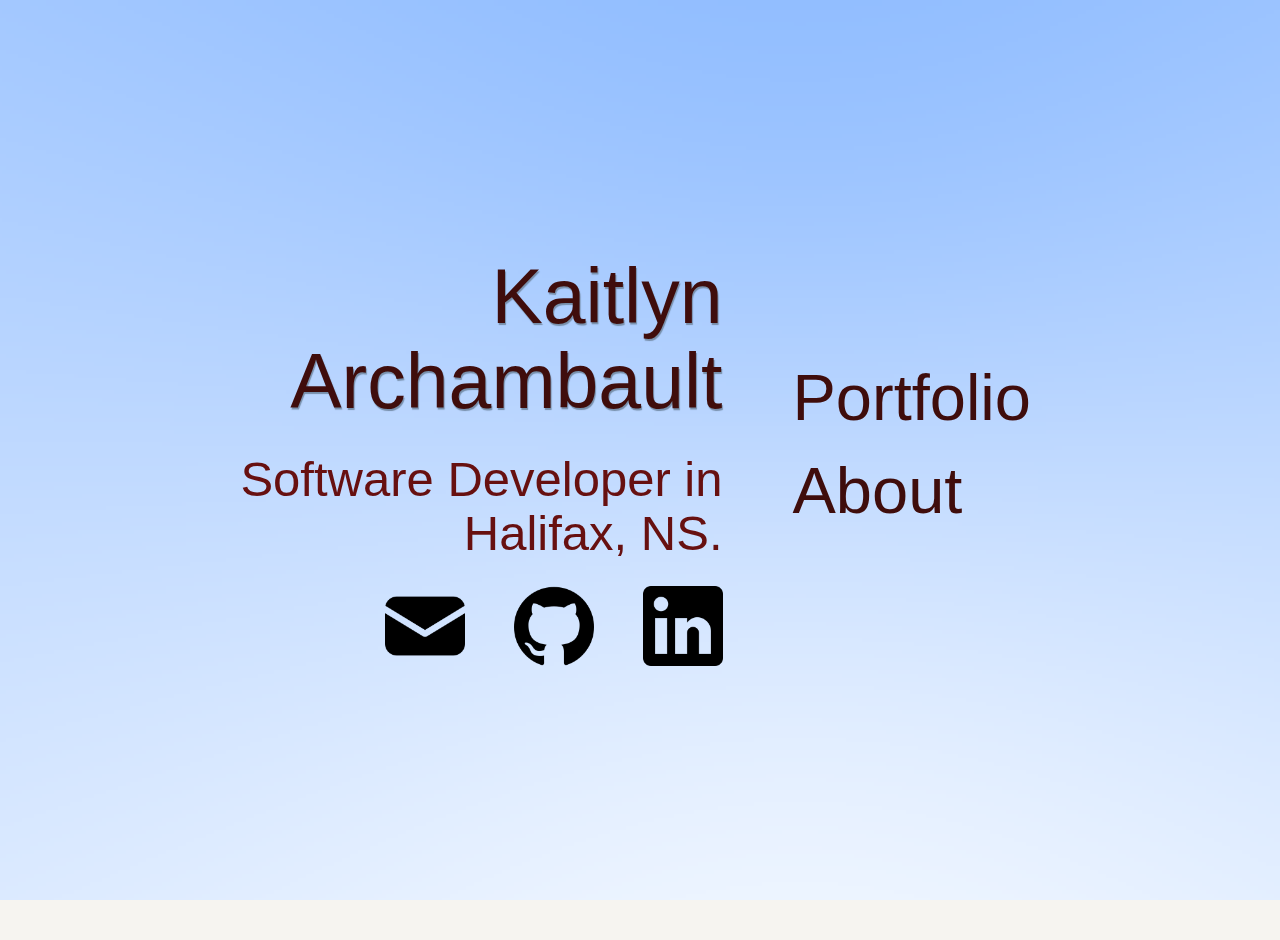
<file: index.html>
<!DOCTYPE html>
<html lang="en">
    <head>
        <meta charset="utf-8">
        <meta name="viewport" content="width=device-width, initial-scale=1">
        <link rel="apple-touch-icon" sizes="180x180" href="img/favicon/apple-touch-icon.png">
        <link rel="icon" type="image/png" sizes="32x32" href="img/favicon/favicon-32x32.png">
        <link rel="icon" type="image/png" sizes="16x16" href="img/favicon/favicon-16x16.png">
        <link rel="manifest" href="docs/site.webmanifest">
        <link rel="stylesheet" href="bootstrap/css/bootstrap.min.css">
        <link rel="stylesheet" href="css/style.css">
        <link rel="stylesheet" href="css/landing_page.css">
        <title>Home</title>
    </head>

    <body>
        <div class="container">
            <div class="row landing-row">
                <div class="landing-container col-md-7">
                    <h1 class="name">
                        Kaitlyn Archambault
                    </h1>
                    <h3 class="description">
                        Software Developer in Halifax, NS. <br>
                    </h3>
                    <div class="social-icons">
                        <ul>
                            <li><a href = "mailto:archambaultkm@gmail.com"><img src="img/email.png" alt="Email Icon" ></a></li>
                            <li><a href = "https://github.com/archambaultkm"><img src="img/github.png" alt="GitHub Icon" ></a></li>
                            <li><a href = "https://www.linkedin.com/in/kaitlyn-archambault-5385161b5/"><img src="img/linkedin.png" alt="LinkedIn Icon" ></a></li>
                        </ul>
                    </div>
                </div>
                <div class="links col-md-5">
                    <nav>
                        <ul>
                            <li><a href="portfolio.html" class="portfolio">Portfolio</a></li>
                            <li><a href="about.html" class="about">About</a></li>
                        </ul>
                    </nav>
                </div>
            </div>
        </div>
        <script src="bootstrap/js/bootstrap.min.js"></script>
    </body>
</html>
</file>
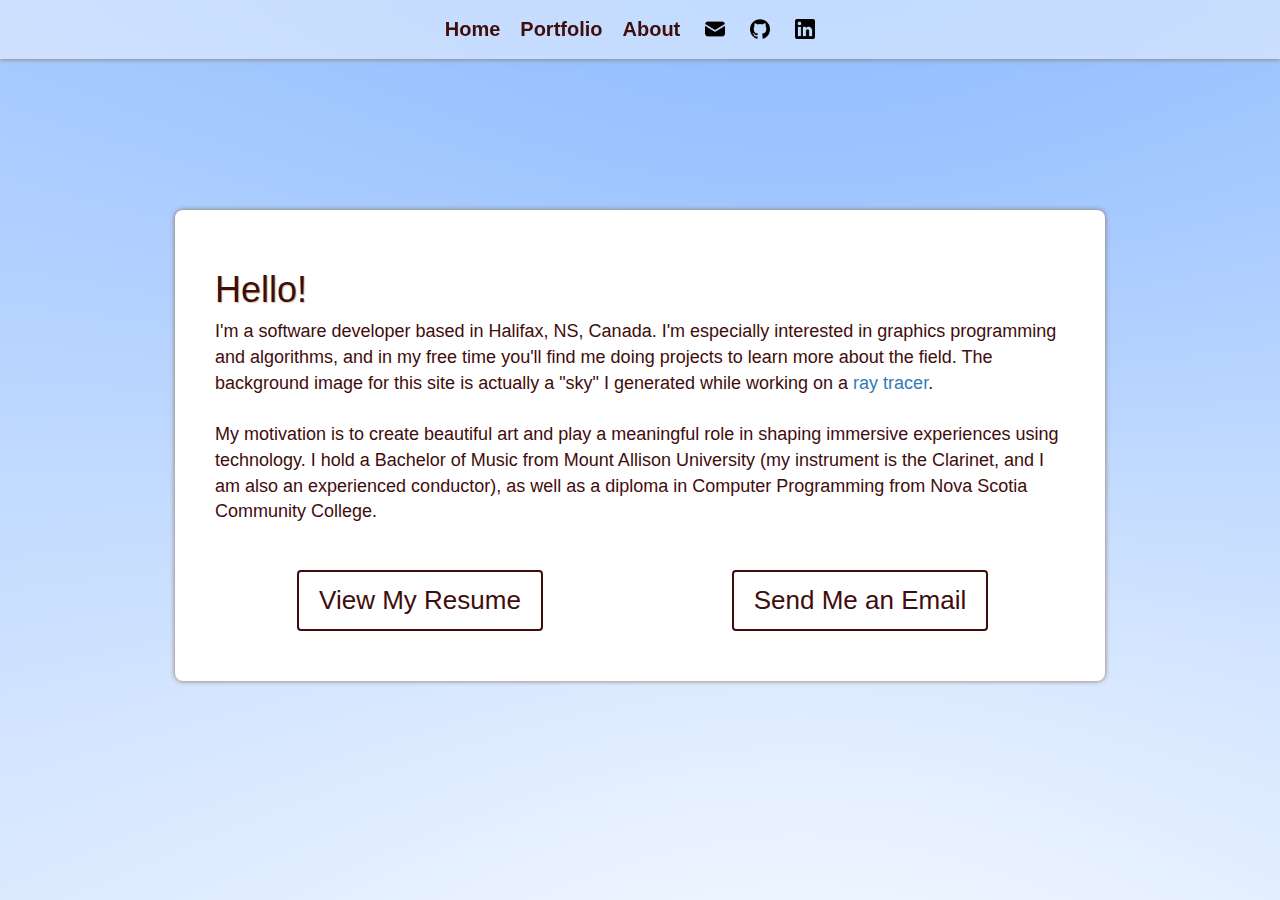
<file: about.html>
<!DOCTYPE html>
<html lang="en">
<head>
    <meta charset="utf-8">
    <meta name="viewport" content="width=device-width, initial-scale=1">
    <link rel="apple-touch-icon" sizes="180x180" href="img/favicon/apple-touch-icon.png">
    <link rel="icon" type="image/png" sizes="32x32" href="img/favicon/favicon-32x32.png">
    <link rel="icon" type="image/png" sizes="16x16" href="img/favicon/favicon-16x16.png">
    <link rel="manifest" href="docs/site.webmanifest">
    <link rel="stylesheet" href="bootstrap/css/bootstrap.min.css">
    <link rel="stylesheet" href="css/style.css">
    <link rel="stylesheet" href="css/about.css">
    <title>About</title>
</head>

<body>
<header>
    <nav class="nav-links">
        <ul>
            <li><a href="index.html">Home</a></li>
            <li><a href="portfolio.html">Portfolio</a></li>
            <li><a href="about.html">About</a></li>
            <li><a href = "mailto:archambaultkm@gmail.com"><img src="img/email.png" alt="Email Icon" ></a></li>
            <li><a href = "https://github.com/archambaultkm"><img src="img/github.png" alt="GitHub Icon" ></a></li>
            <li><a href = "https://www.linkedin.com/in/kaitlyn-archambault-5385161b5/"><img src="img/linkedin.png" alt="LinkedIn Icon" ></a></li>
        </ul>
    </nav>
</header>

<div class="container">
    <div class="intro">
        <h1>Hello!</h1>
        <p class="bio">
            I'm a software developer based in Halifax, NS, Canada. I'm especially interested in graphics programming and algorithms, and in my free time you'll find me
            doing projects to learn more about the field. The background image for this site is actually a "sky" I generated while working on a <a href="projects/raytracing.html">ray tracer</a>.

            <br><br>
            My motivation is to create beautiful art and play a meaningful role in shaping immersive experiences using technology.
            I hold a Bachelor of Music from Mount Allison University (my instrument is the Clarinet, and I am also an experienced conductor), as well as a diploma in Computer Programming from Nova Scotia Community College.
        </p>

        <div class="row">
            <div class="col-md-6 intro-column">
                <button class="about-btn"><a href="docs/KA_resume.pdf">View My Resume</a></button>
            </div>
            <div class="col-md-6 intro-column">
                <button class="about-btn"><a href="mailto:archambaultkm@gmail.com">Send Me an Email</a></button>
            </div>
        </div>
    </div>
</div>

<script src="bootstrap/js/bootstrap.min.js"></script>
<script src="scripts/general.js"></script>
</body>
</html>
</file>
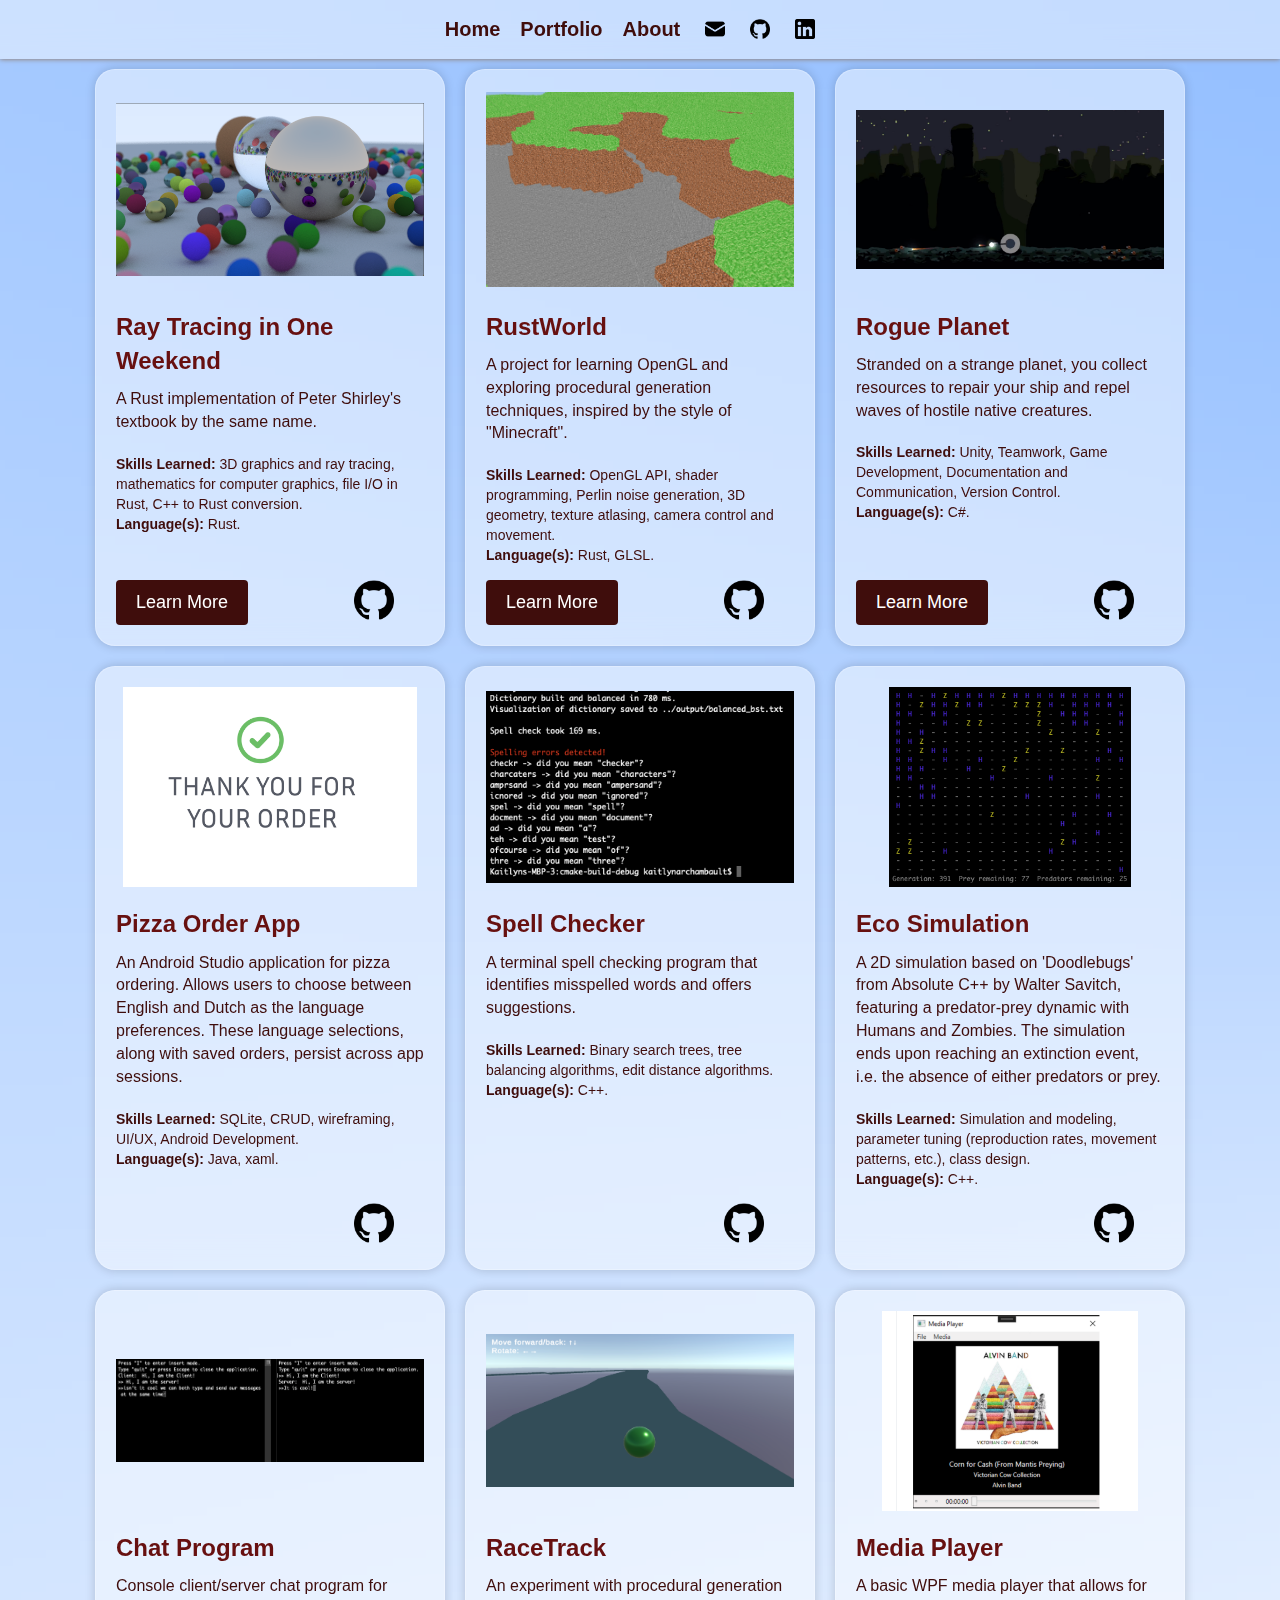
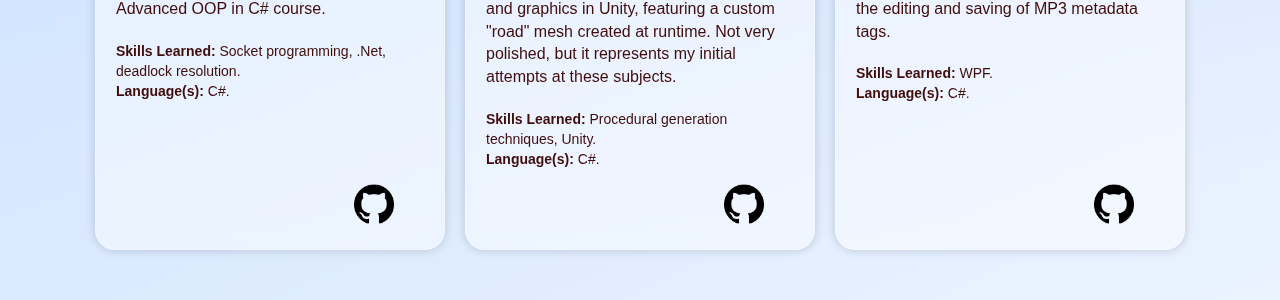
<file: portfolio.html>
<!DOCTYPE html>
<html lang="en">
    <head>
        <meta charset="utf-8">
        <meta name="viewport" content="width=device-width, initial-scale=1">
        <link rel="apple-touch-icon" sizes="180x180" href="img/favicon/apple-touch-icon.png">
        <link rel="icon" type="image/png" sizes="32x32" href="img/favicon/favicon-32x32.png">
        <link rel="icon" type="image/png" sizes="16x16" href="img/favicon/favicon-16x16.png">
        <link rel="manifest" href="docs/site.webmanifest">
        <link rel="stylesheet" href="bootstrap/css/bootstrap.min.css">
        <link rel="stylesheet" href="css/style.css">
        <link rel="stylesheet" href="css/portfolio.css">
        <title>Portfolio</title>
    </head>

    <body>
        <header>
            <nav class="nav-links">
                <ul>
                    <li><a href="index.html">Home</a></li>
                    <li><a href="portfolio.html">Portfolio</a></li>
                    <li><a href="about.html">About</a></li>
                    <li><a href = "mailto:archambaultkm@gmail.com"><img src="img/email.png" alt="Email Icon" ></a></li>
                    <li><a href = "https://github.com/archambaultkm"><img src="img/github.png" alt="GitHub Icon" ></a></li>
                    <li><a href = "https://www.linkedin.com/in/kaitlyn-archambault-5385161b5/"><img src="img/linkedin.png" alt="LinkedIn Icon" ></a></li>
                </ul>
            </nav>
        </header>

        <div class="container">
            <div class="row row-eq-height">
                <div class="project-container col-md-4">
                    <img src="img/raytracing-final-render.png" alt="Raytracing in One Weekend Final Render" class="project-image">
                    <div class="project-title" >Ray Tracing in One Weekend</div>
                    <div class="project-description">
                        A Rust implementation of Peter Shirley's textbook by the same name.
                    </div>
                    <div class="project-skills">
                        <strong>Skills Learned:</strong> 3D graphics and ray tracing, mathematics for computer graphics, file I/O in Rust, C++ to Rust conversion.
                    </div>
                    <div class="project-languages">
                        <strong>Language(s):</strong> Rust.
                    </div>
                    <div class="action-row">
                        <button><a href="projects/raytracing.html">Learn More</a></button>
                        <a href = "https://github.com/archambaultkm/in1weekend" class="repo-link"> <img src="img/github.png" alt="GitHub Icon" ></a>
                    </div>
                </div>

                <div class="project-container col-md-4">
                    <img src="img/rustworld.png" alt="RustWorld image" class="project-image">
                    <div class="project-title">RustWorld</div>
                    <div class="project-description">
                        A project for learning OpenGL and exploring procedural generation techniques, inspired by the style of "Minecraft".
                    </div>
                    <div class="project-skills">
                        <strong>Skills Learned:</strong> OpenGL API, shader programming, Perlin noise generation, 3D geometry, texture atlasing, camera control and movement.
                    </div>
                    <div class="project-languages">
                        <strong>Language(s):</strong> Rust, GLSL.
                    </div>
                    <div class="action-row">
                        <button><a href="projects/rustworld.html">Learn More</a></button>
                        <a href = "https://github.com/archambaultkm/RustWorld" class="repo-link"><img src="img/github.png" alt="GitHub Icon" ></a>
                    </div>
                </div>

                <div class="project-container col-md-4">
                    <img src="img/rogueplanet-above-ground.png" alt="Ship with Enemies" class="project-image">
                    <div class="project-title">Rogue Planet</div>
                    <div class="project-description">
                        Stranded on a strange planet, you collect resources to repair your ship and repel waves of hostile native creatures.
                    </div>
                    <div class="project-skills">
                        <strong>Skills Learned:</strong> Unity, Teamwork, Game Development, Documentation and Communication, Version Control.
                    </div>
                    <div class="project-languages">
                        <strong>Language(s):</strong> C#.
                    </div>
                    <div class="action-row">
                        <button><a href="projects/rogueplanet.html">Learn More</a></button>
                        <a href = "https://github.com/gumgaard-dev/rogue-planet" class="repo-link"><img src="img/github.png" alt="GitHub Icon" ></a>
                    </div>
                </div>

                <div class="project-container col-md-4">
                    <img src="img/pizza.png" alt="Pizza Order Form App" class="project-image">
                    <div class="project-title">Pizza Order App</div>
                    <div class="project-description">
                        An Android Studio application for pizza ordering. Allows users to choose between English and Dutch as the language preferences. These language selections, along with saved orders, persist across app sessions.
                    </div>
                    <div class="project-skills">
                        <strong>Skills Learned:</strong> SQLite, CRUD, wireframing, UI/UX, Android Development.
                    </div>
                    <div class="project-languages">
                        <strong>Language(s):</strong> Java, xaml.
                    </div>
                    <div class="action-row">
                        <button class="invisible"><a href="projects/pizza.html">Learn More</a></button>
                        <a href = "https://github.com/archambaultkm/PizzaOrderForm" class="repo-link"><img src="img/github.png" alt="GitHub Icon" ></a>
                    </div>
                </div>

                <div class="project-container col-md-4">
                    <img src="img/spellcheck.png" alt="Spell Check results" class="project-image">
                    <div class="project-title">Spell Checker</div>
                    <div class="project-description">
                        A terminal spell checking program that identifies misspelled words and offers suggestions.
                    </div>
                    <div class="project-skills">
                        <strong>Skills Learned:</strong> Binary search trees, tree balancing algorithms, edit distance algorithms.
                    </div>
                    <div class="project-languages">
                        <strong>Language(s):</strong> C++.
                    </div>
                    <div class="action-row">
                        <button class="invisible"><a href="projects/spellchecker.html">Learn More</a></button>
                        <a href = "https://github.com/archambaultkm/SpellChecker" class="repo-link"><img src="img/github.png" alt="GitHub Icon" ></a>
                    </div>
                </div>

                <div class="project-container col-md-4">
                    <img src="img/ecosim.png" alt="Simulation Grid" class="project-image">
                    <div class="project-title">Eco Simulation</div>
                    <div class="project-description">
                        A 2D simulation based on 'Doodlebugs' from Absolute C++ by Walter Savitch, featuring a predator-prey dynamic with Humans and Zombies. The simulation ends upon reaching an extinction event, i.e. the absence of either predators or prey.
                    </div>
                    <div class="project-skills">
                        <strong>Skills Learned:</strong> Simulation and modeling, parameter tuning (reproduction rates, movement patterns, etc.), class design.
                    </div>
                    <div class="project-languages">
                        <strong>Language(s):</strong> C++.
                    </div>
                    <div class="action-row">
                        <button class="invisible"><a href="projects/ecosim.html">Learn More</a></button>
                        <a href = "https://github.com/archambaultkm/EcoSim" class="repo-link"><img src="img/github.png" alt="GitHub Icon" ></a>
                    </div>
                </div>

                <div class="project-container col-md-4">
                    <img src="img/chat.png" alt="Generated Road Mesh" class="project-image">
                    <div class="project-title">Chat Program</div>
                    <div class="project-description">
                        Console client/server chat program for Advanced OOP in C# course.
                    </div>
                    <div class="project-skills">
                        <strong>Skills Learned:</strong> Socket programming, .Net, deadlock resolution.
                    </div>
                    <div class="project-languages">
                        <strong>Language(s):</strong> C#.
                    </div>
                    <div class="action-row">
                        <button class="invisible"><a href="projects/chat.html">Learn More</a></button>
                        <a href = "https://github.com/archambaultkm/ChatProgram" class="repo-link"><img src="img/github.png" alt="GitHub Icon" ></a>
                    </div>
                </div>

                <div class="project-container col-md-4">
                    <img src="img/road_with_car.png" alt="Generated Road Mesh" class="project-image">
                    <div class="project-title">RaceTrack</div>
                    <div class="project-description">
                        An experiment with procedural generation and graphics in Unity, featuring a custom "road" mesh created at runtime. Not very polished, but it represents my initial attempts at these subjects.
                    </div>
                    <div class="project-skills">
                        <strong>Skills Learned:</strong> Procedural generation techniques, Unity.
                    </div>
                    <div class="project-languages">
                        <strong>Language(s):</strong> C#.
                    </div>
                    <div class="action-row">
                        <button class="invisible"><a href="projects/racetrack.html">Learn More</a></button>
                        <a href = "https://github.com/archambaultkm/RaceTrack" class="repo-link"><img src="img/github.png" alt="GitHub Icon" ></a>
                    </div>
                </div>

                <div class="project-container col-md-4">
                    <img src="img/media_player.png" alt="Media Player" class="project-image">
                    <div class="project-title">Media Player</div>
                    <div class="project-description">
                        A basic WPF media player that allows for the editing and saving of MP3 metadata tags.
                    </div>
                    <div class="project-skills">
                        <strong>Skills Learned:</strong> WPF.
                    </div>
                    <div class="project-languages">
                        <strong>Language(s):</strong> C#.
                    </div>
                    <div class="action-row">
                        <button class="invisible"><a href="projects/mediaplayer.html">Learn More</a></button>
                        <a href = "https://github.com/archambaultkm/MediaPlayer" class="repo-link"><img src="img/github.png" alt="GitHub Icon" ></a>
                    </div>
                </div>
            </div>
        </div>

        <button onclick="scrollToTop()" id="backToTopBtn" title="Back To Top">Top</button>

        <script src="bootstrap/js/bootstrap.min.js"></script>
        <script src="scripts/general.js"></script>
    </body>
</html>
</file>
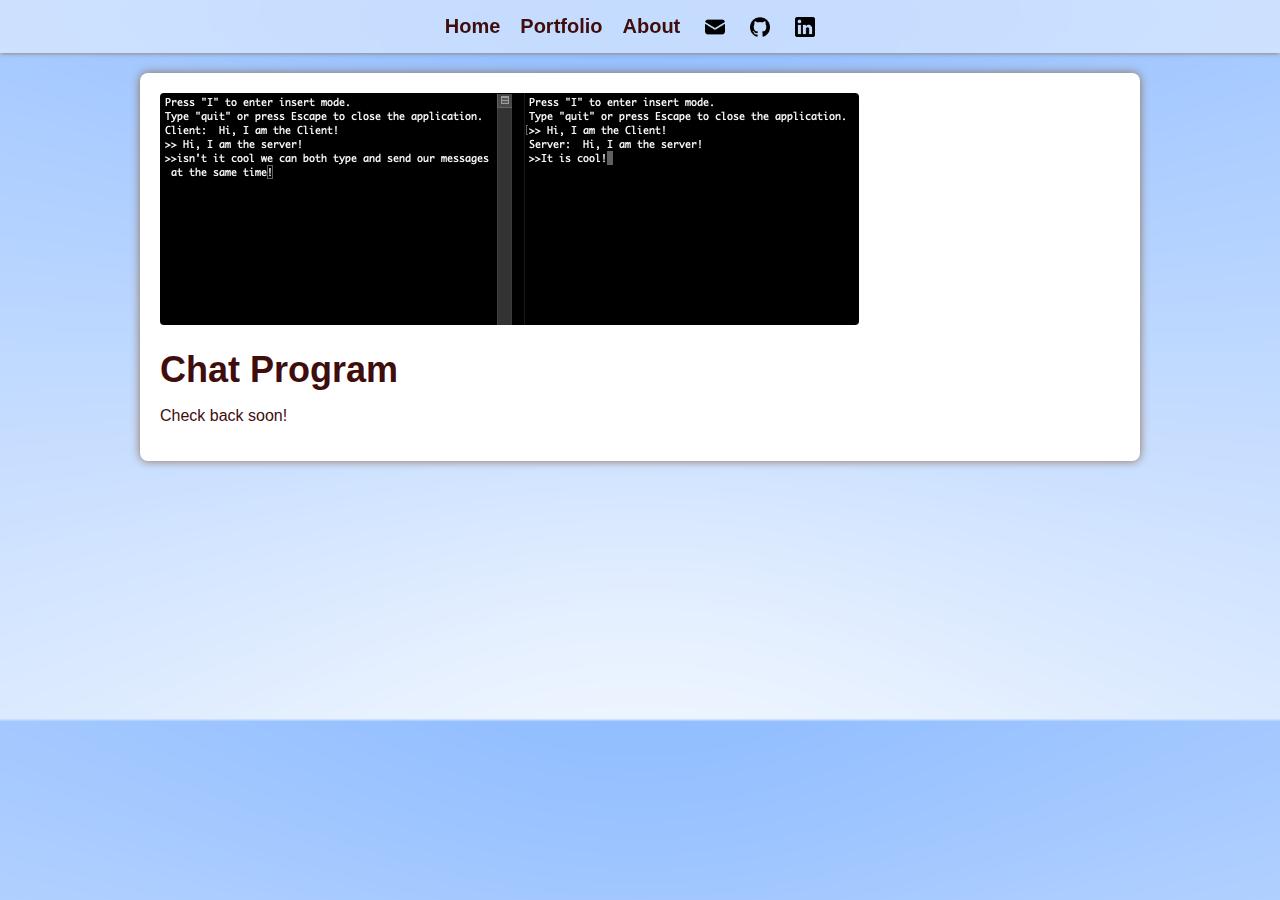
<file: projects/chat.html>
<!DOCTYPE html>
<html lang="en">

<head>
    <meta charset="UTF-8">
    <meta name="viewport" content="width=device-width, initial-scale=1.0">
    <link rel="apple-touch-icon" sizes="180x180" href="../img/favicon/apple-touch-icon.png">
    <link rel="icon" type="image/png" sizes="32x32" href="../img/favicon/favicon-32x32.png">
    <link rel="icon" type="image/png" sizes="16x16" href="../img/favicon/favicon-16x16.png">
    <link rel="manifest" href="../docs/site.webmanifest">
    <link rel="stylesheet" href="../css/style.css">
    <link rel="stylesheet" href="../css/project.css">
    <title>Chat Program</title>
</head>

<body>
<header>
    <nav class="nav-links">
        <ul>
            <li><a href="../index.html">Home</a></li>
            <li><a href="../portfolio.html">Portfolio</a></li>
            <li><a href="../about.html">About</a></li>
            <li><a href = "mailto:archambaultkm@gmail.com"><img src="../img/email.png" alt="Email Icon" ></a></li>
            <li><a href = "https://github.com/archambaultkm"><img src="../img/github.png" alt="GitHub Icon" ></a></li>
            <li><a href = "https://www.linkedin.com/in/kaitlyn-archambault-5385161b5/"><img src="../img/linkedin.png" alt="LinkedIn Icon" ></a></li>
        </ul>
    </nav>
</header>
<div class="project-container">
    <img src="../img/chat.png" alt="Project Image" class="project-image">
    <div class="project-title">Chat Program</div>

    <p>Check back soon!</p>

    <!--    <div class="project-description">-->
    <!--        <h2>Project Description</h2>-->
    <!--        <p>-->
    <!--            This is a placeholder project description. Include purpose, goals, and key features.-->
    <!--        </p>-->
    <!--    </div>-->

    <!--    <div class="project-process">-->
    <!--        <h2>Project Process</h2>-->
    <!--        <p>-->
    <!--            Outline the steps and process followed during the project. Include challenges and how they were overcome.-->
    <!--        </p>-->
    <!--    </div>-->

    <!--    <div class="project-reflection">-->
    <!--        <h2>Project Reflection</h2>-->
    <!--        <p>-->
    <!--            Reflection on the overall project experience. Discuss what you learned, what you would do differently, and-->
    <!--            any future improvements or extensions to the project.-->
    <!--        </p>-->
    <!--    </div>-->
</div>

</body>

</html>
</file>
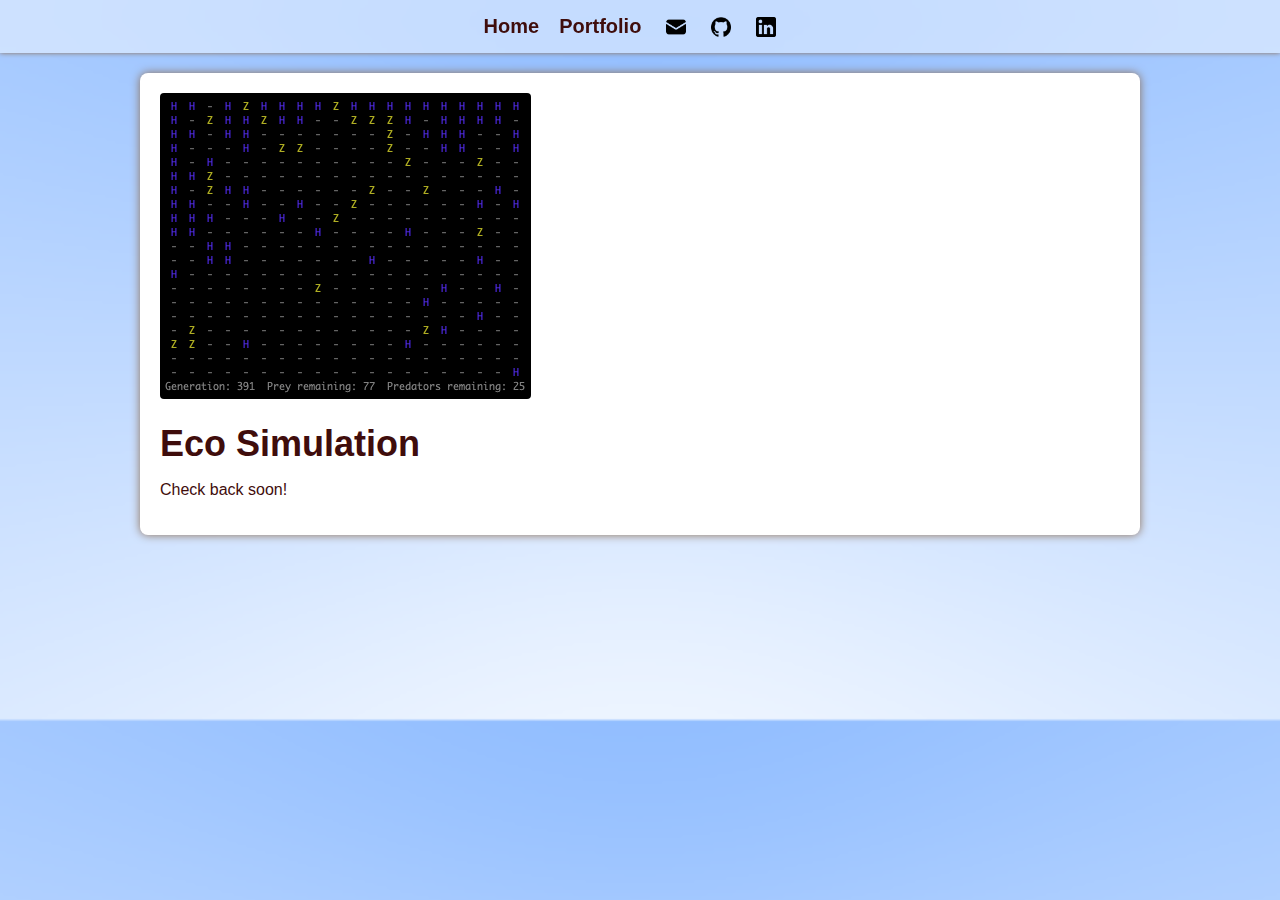
<file: projects/ecosim.html>
<!DOCTYPE html>
<html lang="en">

<head>
    <meta charset="UTF-8">
    <meta name="viewport" content="width=device-width, initial-scale=1.0">
    <link rel="apple-touch-icon" sizes="180x180" href="../img/favicon/apple-touch-icon.png">
    <link rel="icon" type="image/png" sizes="32x32" href="../img/favicon/favicon-32x32.png">
    <link rel="icon" type="image/png" sizes="16x16" href="../img/favicon/favicon-16x16.png">
    <link rel="manifest" href="../docs/site.webmanifest">
    <link rel="stylesheet" href="../css/style.css">
    <link rel="stylesheet" href="../css/project.css">
    <title>Eco Sim</title>
</head>

<body>
<header>
    <nav class="nav-links">
        <ul>
            <li><a href="../index.html">Home</a></li>
            <li><a href="../portfolio.html">Portfolio</a></li>
            <li><a href = "mailto:archambaultkm@gmail.com"><img src="../img/email.png" alt="Email Icon" ></a></li>
            <li><a href = "https://github.com/archambaultkm"><img src="../img/github.png" alt="GitHub Icon" ></a></li>
            <li><a href = "https://www.linkedin.com/in/kaitlyn-archambault-5385161b5/"><img src="../img/linkedin.png" alt="LinkedIn Icon" ></a></li>
        </ul>
    </nav>
</header>
<div class="project-container">
    <img src="../img/ecosim.png" alt="Project Image" class="project-image">
    <div class="project-title">Eco Simulation</div>

    <p>Check back soon!</p>

    <!--    <div class="project-description">-->
    <!--        <h2>Project Description</h2>-->
    <!--        <p>-->
    <!--            This is a placeholder project description. Include purpose, goals, and key features.-->
    <!--        </p>-->
    <!--    </div>-->

    <!--    <div class="project-process">-->
    <!--        <h2>Project Process</h2>-->
    <!--        <p>-->
    <!--            Outline the steps and process followed during the project. Include challenges and how they were overcome.-->
    <!--        </p>-->
    <!--    </div>-->

    <!--    <div class="project-reflection">-->
    <!--        <h2>Project Reflection</h2>-->
    <!--        <p>-->
    <!--            Reflection on the overall project experience. Discuss what you learned, what you would do differently, and-->
    <!--            any future improvements or extensions to the project.-->
    <!--        </p>-->
    <!--    </div>-->
</div>

</body>

</html>
</file>
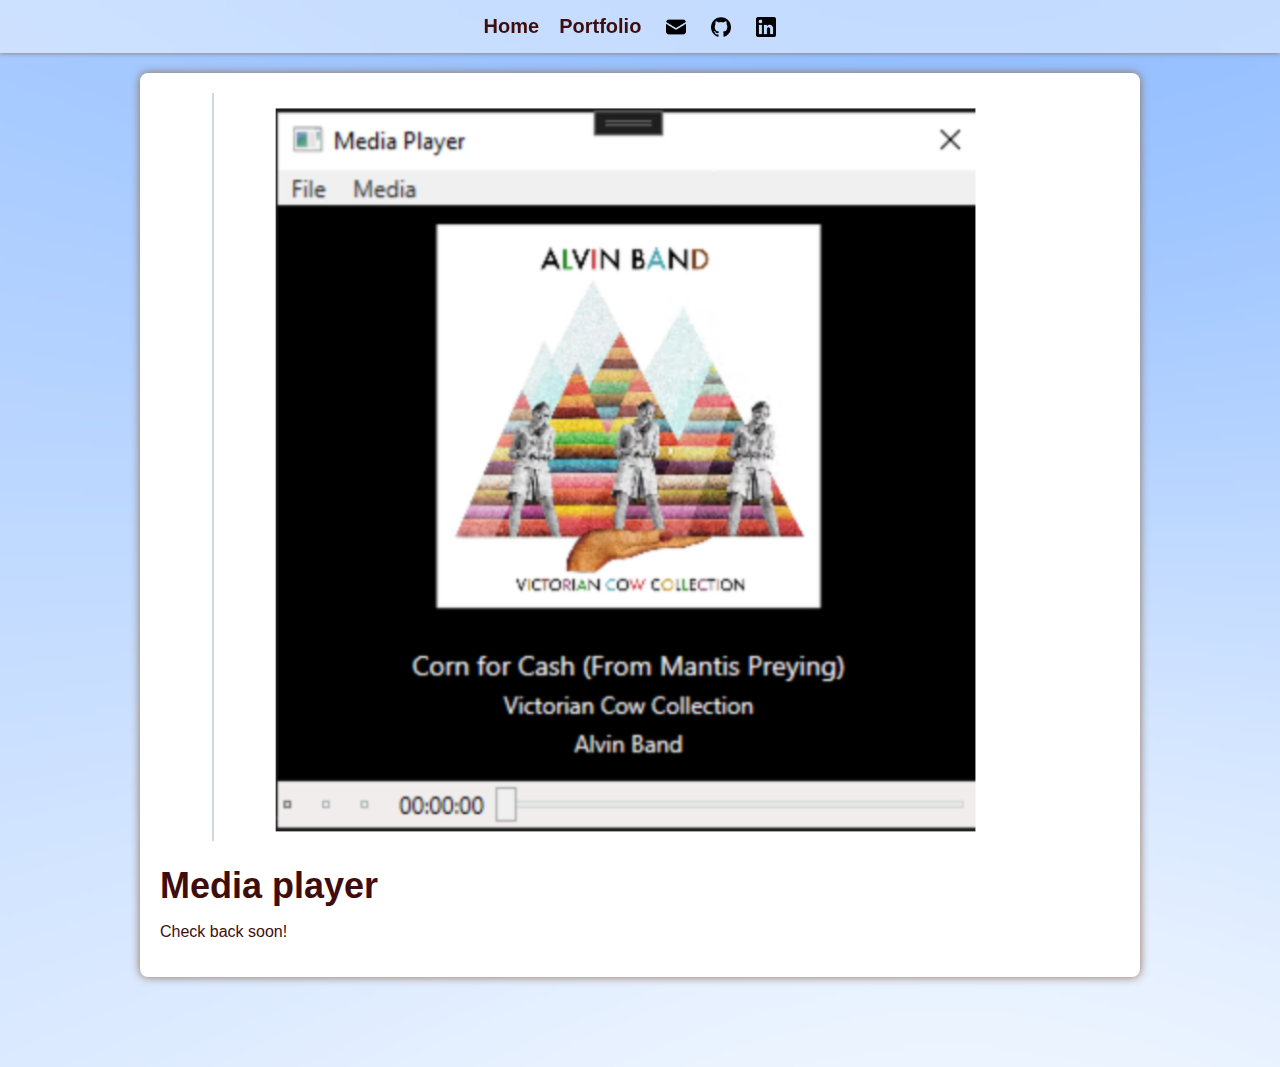
<file: projects/mediaplayer.html>
<!DOCTYPE html>
<html lang="en">

<head>
    <meta charset="UTF-8">
    <meta name="viewport" content="width=device-width, initial-scale=1.0">
    <link rel="apple-touch-icon" sizes="180x180" href="../img/favicon/apple-touch-icon.png">
    <link rel="icon" type="image/png" sizes="32x32" href="../img/favicon/favicon-32x32.png">
    <link rel="icon" type="image/png" sizes="16x16" href="../img/favicon/favicon-16x16.png">
    <link rel="manifest" href="../docs/site.webmanifest">
    <link rel="stylesheet" href="../css/style.css">
    <link rel="stylesheet" href="../css/project.css">
    <title>Media Player</title>
</head>

<body>
<header>
    <nav class="nav-links">
        <ul>
            <li><a href="../index.html">Home</a></li>
            <li><a href="../portfolio.html">Portfolio</a></li>
            <li><a href = "mailto:archambaultkm@gmail.com"><img src="../img/email.png" alt="Email Icon" ></a></li>
            <li><a href = "https://github.com/archambaultkm"><img src="../img/github.png" alt="GitHub Icon" ></a></li>
            <li><a href = "https://www.linkedin.com/in/kaitlyn-archambault-5385161b5/"><img src="../img/linkedin.png" alt="LinkedIn Icon" ></a></li>
        </ul>
    </nav>
</header>
<div class="project-container">
    <img src="../img/media_player.png" alt="Project Image" class="project-image">
    <div class="project-title">Media player</div>

    <p>Check back soon!</p>

    <!--    <div class="project-description">-->
    <!--        <h2>Project Description</h2>-->
    <!--        <p>-->
    <!--            This is a placeholder project description. Include purpose, goals, and key features.-->
    <!--        </p>-->
    <!--    </div>-->

    <!--    <div class="project-process">-->
    <!--        <h2>Project Process</h2>-->
    <!--        <p>-->
    <!--            Outline the steps and process followed during the project. Include challenges and how they were overcome.-->
    <!--        </p>-->
    <!--    </div>-->

    <!--    <div class="project-reflection">-->
    <!--        <h2>Project Reflection</h2>-->
    <!--        <p>-->
    <!--            Reflection on the overall project experience. Discuss what you learned, what you would do differently, and-->
    <!--            any future improvements or extensions to the project.-->
    <!--        </p>-->
    <!--    </div>-->
</div>

</body>

</html>
</file>
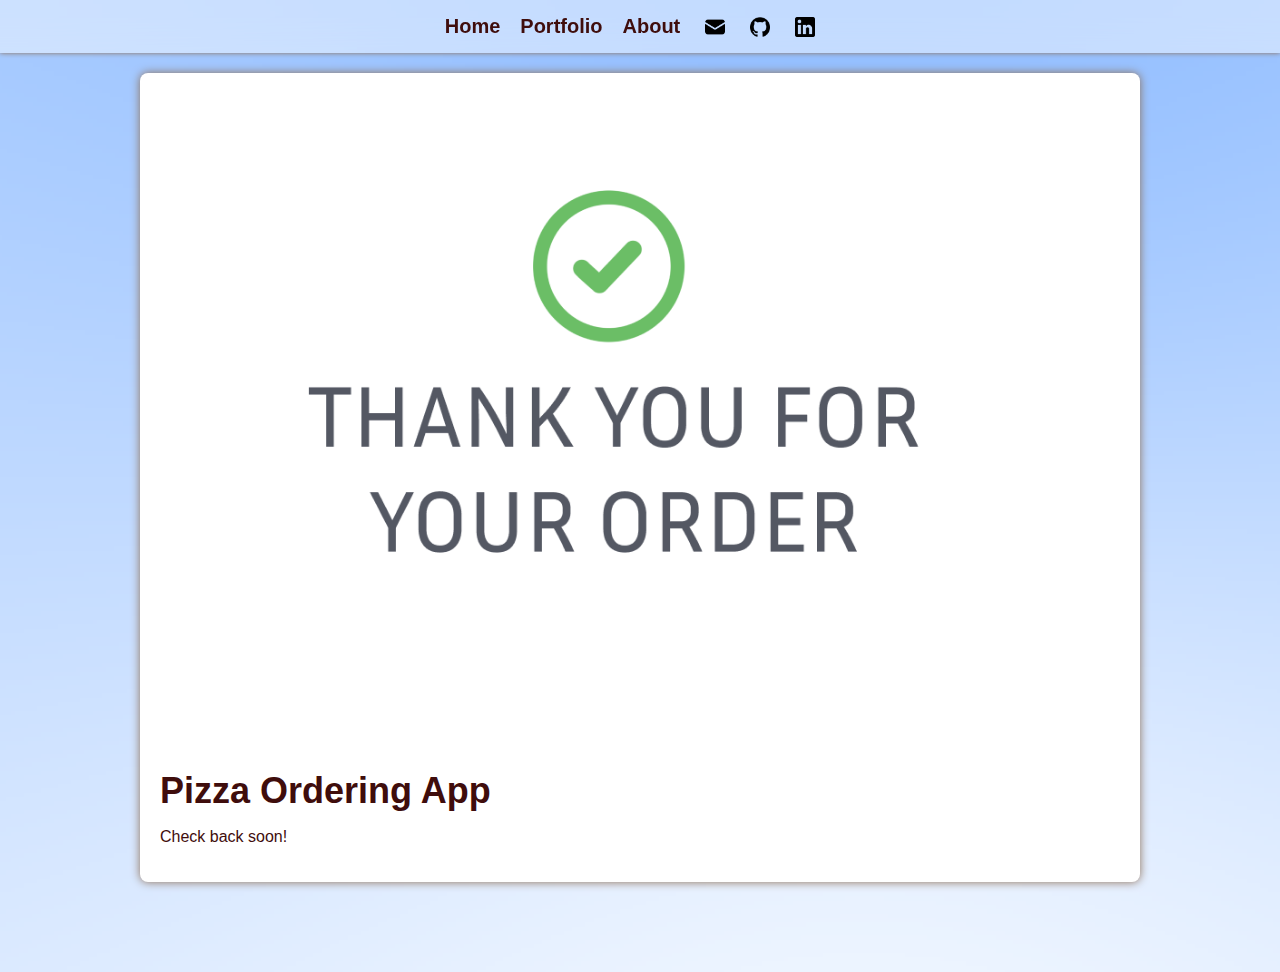
<file: projects/pizza.html>
<!DOCTYPE html>
<html lang="en">

<head>
    <meta charset="UTF-8">
    <meta name="viewport" content="width=device-width, initial-scale=1.0">
    <link rel="apple-touch-icon" sizes="180x180" href="../img/favicon/apple-touch-icon.png">
    <link rel="icon" type="image/png" sizes="32x32" href="../img/favicon/favicon-32x32.png">
    <link rel="icon" type="image/png" sizes="16x16" href="../img/favicon/favicon-16x16.png">
    <link rel="manifest" href="../docs/site.webmanifest">
    <link rel="stylesheet" href="../css/style.css">
    <link rel="stylesheet" href="../css/project.css">
    <title>Pizza Ordering App</title>
</head>

<body>
<header>
    <nav class="nav-links">
        <ul>
            <li><a href="../index.html">Home</a></li>
            <li><a href="../portfolio.html">Portfolio</a></li>
            <li><a href="../about.html">About</a></li>
            <li><a href = "mailto:archambaultkm@gmail.com"><img src="../img/email.png" alt="Email Icon" ></a></li>
            <li><a href = "https://github.com/archambaultkm"><img src="../img/github.png" alt="GitHub Icon" ></a></li>
            <li><a href = "https://www.linkedin.com/in/kaitlyn-archambault-5385161b5/"><img src="../img/linkedin.png" alt="LinkedIn Icon" ></a></li>
        </ul>
    </nav>
</header>
<div class="project-container">
    <img src="../img/pizza.png" alt="Project Image" class="project-image">
    <div class="project-title">Pizza Ordering App</div>

    <p>Check back soon!</p>

    <!--    <div class="project-description">-->
    <!--        <h2>Project Description</h2>-->
    <!--        <p>-->
    <!--            This is a placeholder project description. Include purpose, goals, and key features.-->
    <!--        </p>-->
    <!--    </div>-->

    <!--    <div class="project-process">-->
    <!--        <h2>Project Process</h2>-->
    <!--        <p>-->
    <!--            Outline the steps and process followed during the project. Include challenges and how they were overcome.-->
    <!--        </p>-->
    <!--    </div>-->

    <!--    <div class="project-reflection">-->
    <!--        <h2>Project Reflection</h2>-->
    <!--        <p>-->
    <!--            Reflection on the overall project experience. Discuss what you learned, what you would do differently, and-->
    <!--            any future improvements or extensions to the project.-->
    <!--        </p>-->
    <!--    </div>-->
</div>

</body>

</html>
</file>
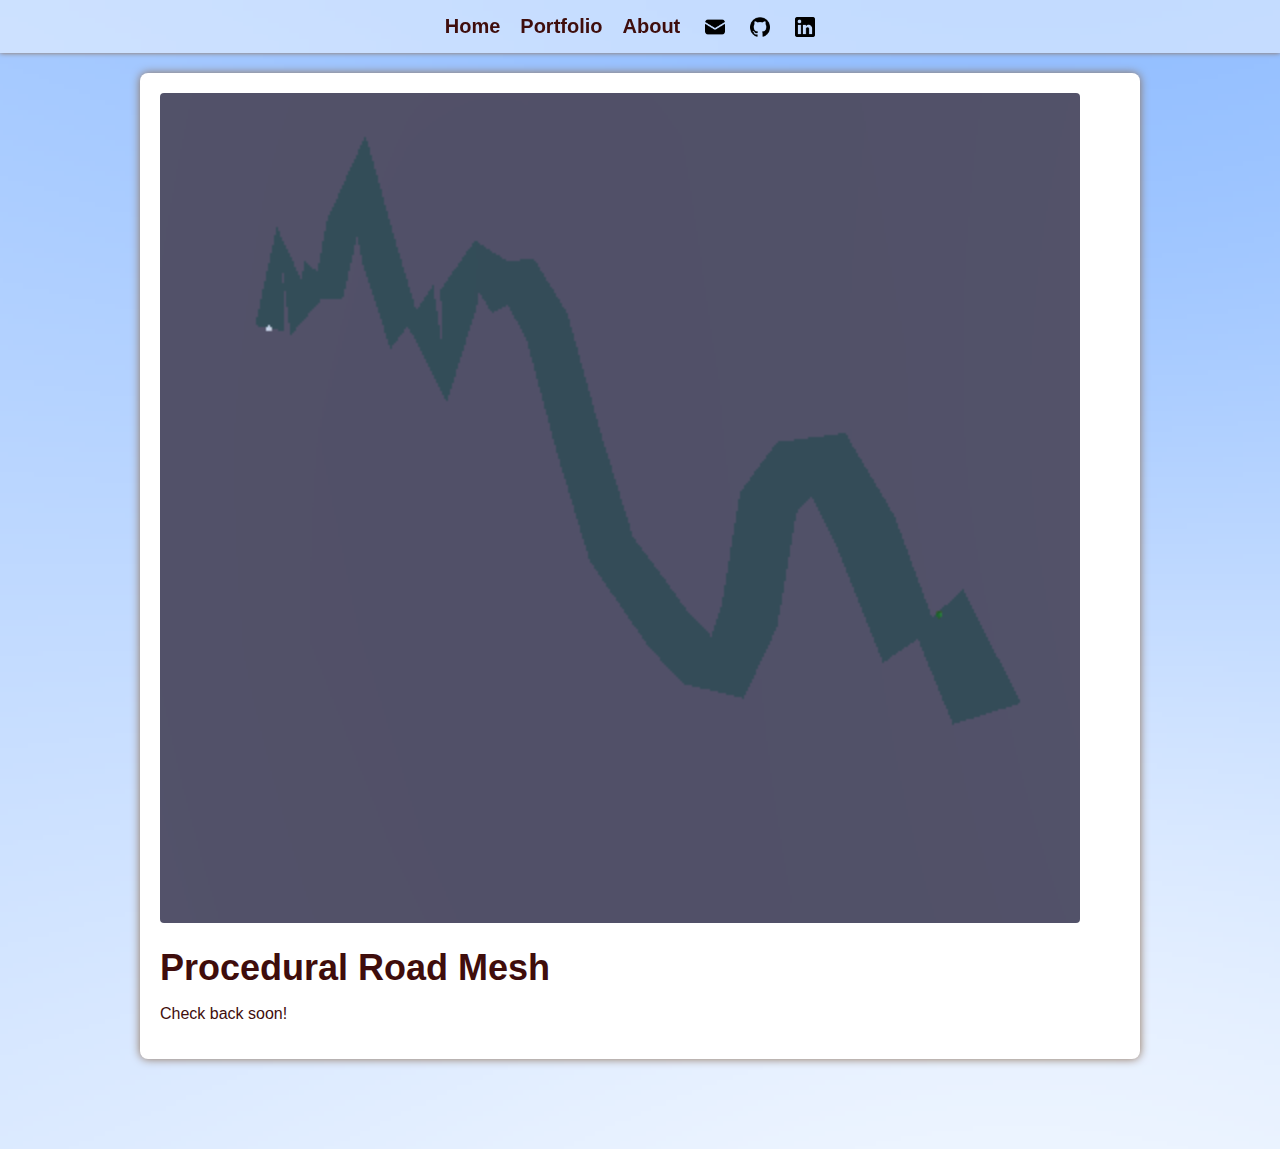
<file: projects/racetrack.html>
<!DOCTYPE html>
<html lang="en">

<head>
    <meta charset="UTF-8">
    <meta name="viewport" content="width=device-width, initial-scale=1.0">
    <link rel="apple-touch-icon" sizes="180x180" href="../img/favicon/apple-touch-icon.png">
    <link rel="icon" type="image/png" sizes="32x32" href="../img/favicon/favicon-32x32.png">
    <link rel="icon" type="image/png" sizes="16x16" href="../img/favicon/favicon-16x16.png">
    <link rel="manifest" href="../docs/site.webmanifest">
    <link rel="stylesheet" href="../css/style.css">
    <link rel="stylesheet" href="../css/project.css">
    <title>Race Track</title>
</head>

<body>
<header>
    <nav class="nav-links">
        <ul>
            <li><a href="../index.html">Home</a></li>
            <li><a href="../portfolio.html">Portfolio</a></li>
            <li><a href="../about.html">About</a></li>
            <li><a href = "mailto:archambaultkm@gmail.com"><img src="../img/email.png" alt="Email Icon" ></a></li>
            <li><a href = "https://github.com/archambaultkm"><img src="../img/github.png" alt="GitHub Icon" ></a></li>
            <li><a href = "https://www.linkedin.com/in/kaitlyn-archambault-5385161b5/"><img src="../img/linkedin.png" alt="LinkedIn Icon" ></a></li>
        </ul>
    </nav>
</header>
<div class="project-container">
    <img src="../img/road_mesh.png" alt="Project Image" class="project-image">
    <div class="project-title">Procedural Road Mesh</div>

    <p>Check back soon!</p>

    <!--    <div class="project-description">-->
    <!--        <h2>Project Description</h2>-->
    <!--        <p>-->
    <!--            This is a placeholder project description. Include purpose, goals, and key features.-->
    <!--        </p>-->
    <!--    </div>-->

    <!--    <div class="project-process">-->
    <!--        <h2>Project Process</h2>-->
    <!--        <p>-->
    <!--            Outline the steps and process followed during the project. Include challenges and how they were overcome.-->
    <!--        </p>-->
    <!--    </div>-->

    <!--    <div class="project-reflection">-->
    <!--        <h2>Project Reflection</h2>-->
    <!--        <p>-->
    <!--            Reflection on the overall project experience. Discuss what you learned, what you would do differently, and-->
    <!--            any future improvements or extensions to the project.-->
    <!--        </p>-->
    <!--    </div>-->
</div>

</body>

</html>
</file>
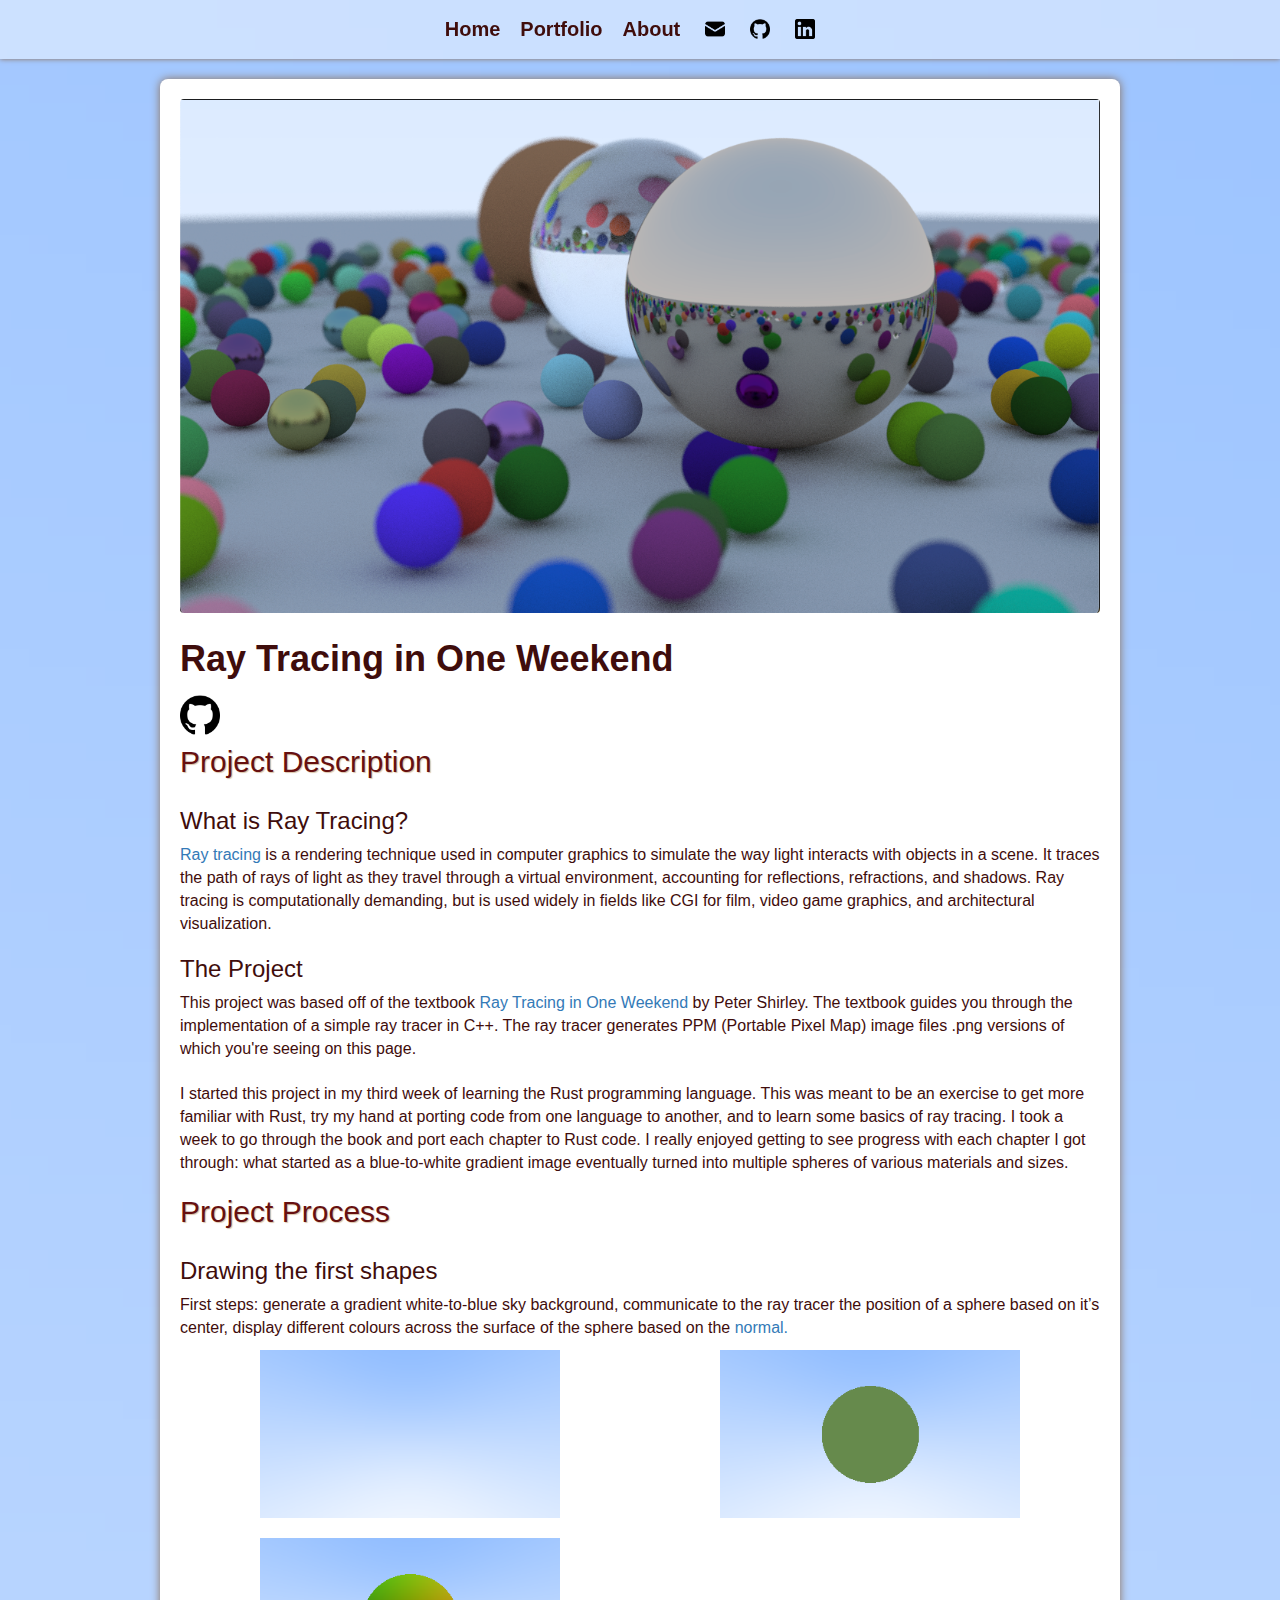
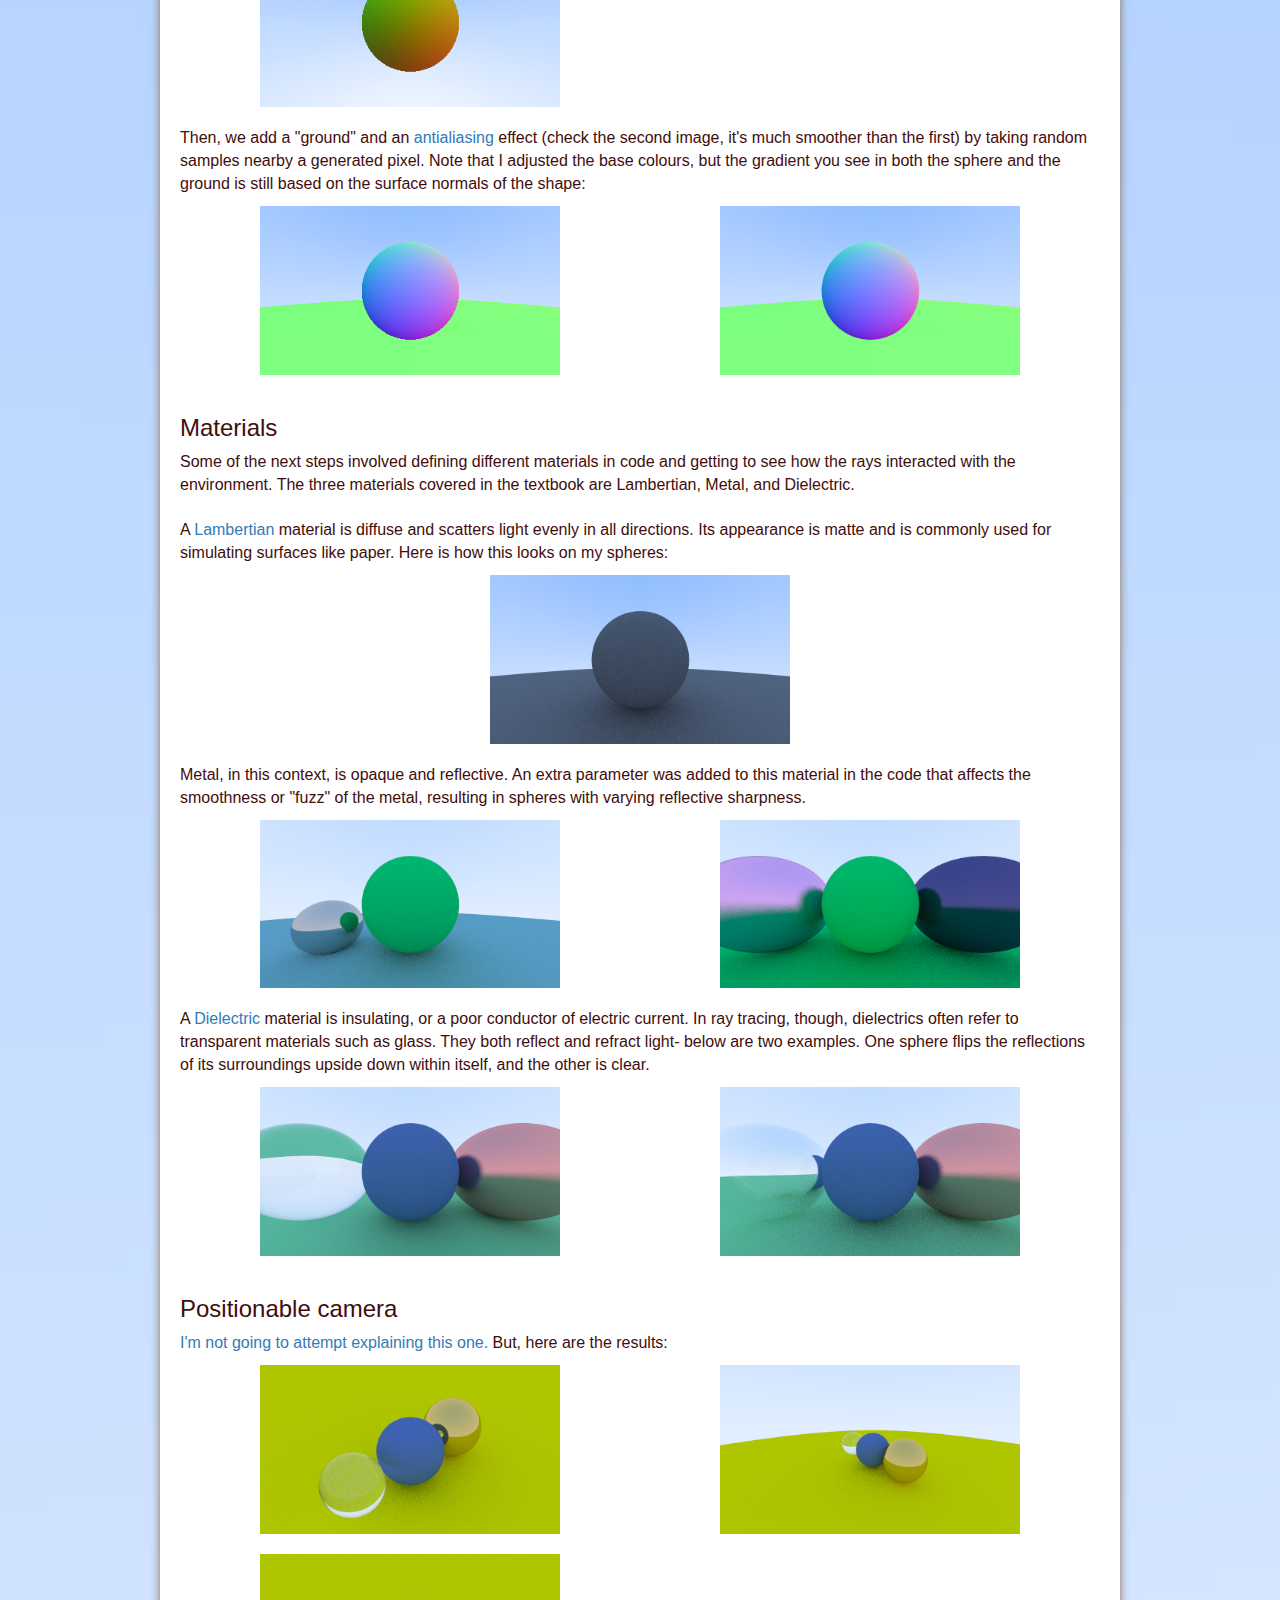
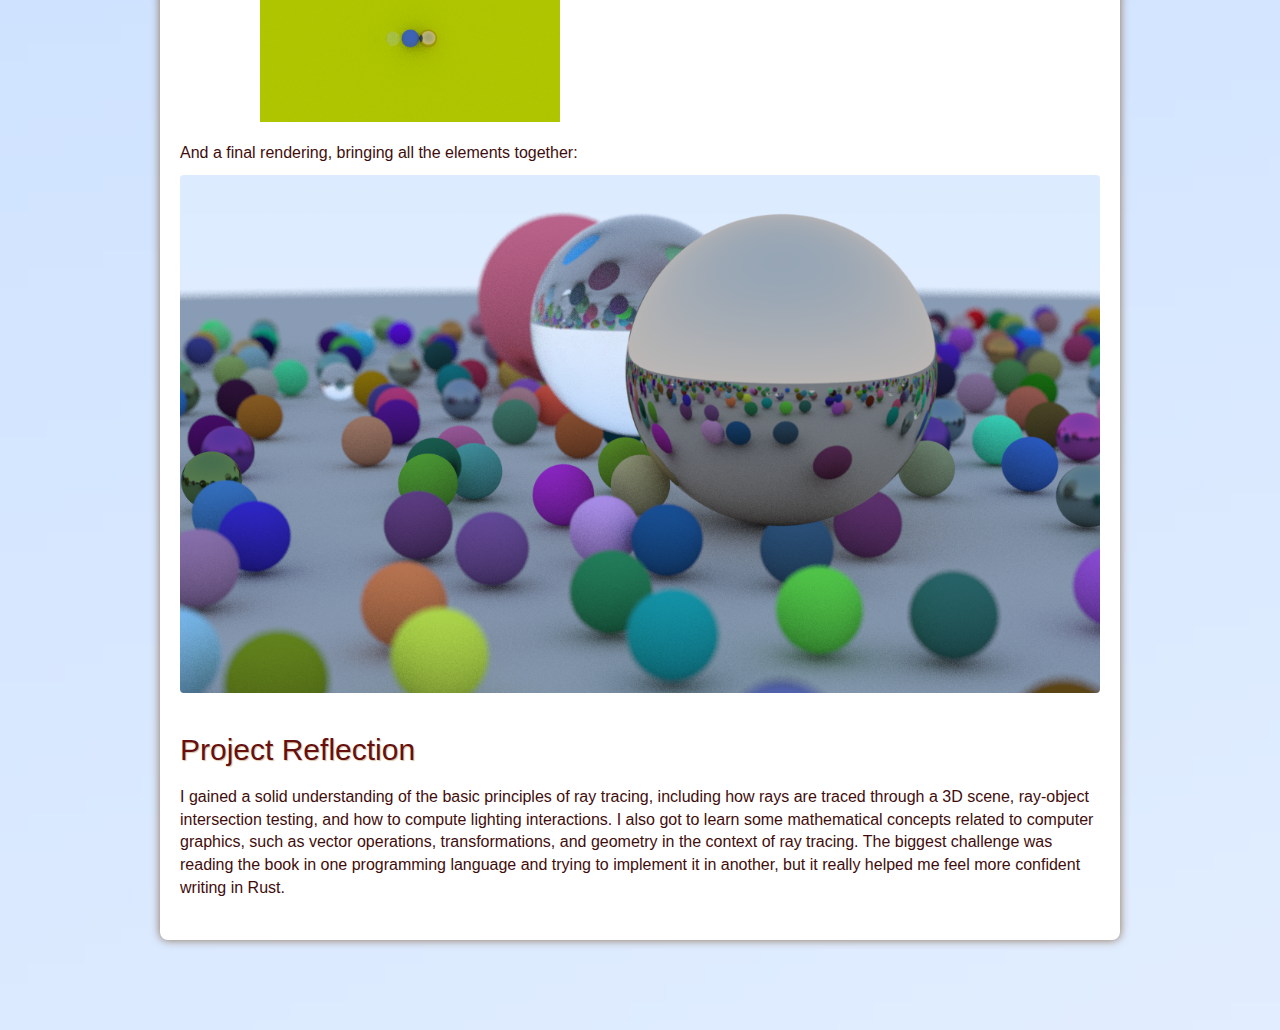
<file: projects/raytracing.html>
<!DOCTYPE html>
<html lang="en">

<head>
    <meta charset="UTF-8">
    <meta name="viewport" content="width=device-width, initial-scale=1.0">
    <link rel="apple-touch-icon" sizes="180x180" href="../img/favicon/apple-touch-icon.png">
    <link rel="icon" type="image/png" sizes="32x32" href="../img/favicon/favicon-32x32.png">
    <link rel="icon" type="image/png" sizes="16x16" href="../img/favicon/favicon-16x16.png">
    <link rel="manifest" href="../docs/site.webmanifest">
    <link rel="stylesheet" href="../bootstrap/css/bootstrap.min.css">
    <link rel="stylesheet" href="../css/style.css">
    <link rel="stylesheet" href="../css/project.css">
    <title>Ray Tracing in One Weekend</title>
</head>

<body>
<header>
    <nav class="nav-links">
        <ul>
            <li><a href="../index.html">Home</a></li>
            <li><a href="../portfolio.html">Portfolio</a></li>
            <li><a href="../about.html">About</a></li>
            <li><a href = "mailto:archambaultkm@gmail.com"><img src="../img/email.png" alt="Email Icon" ></a></li>
            <li><a href = "https://github.com/archambaultkm"><img src="../img/github.png" alt="GitHub Icon" ></a></li>
            <li><a href = "https://www.linkedin.com/in/kaitlyn-archambault-5385161b5/"><img src="../img/linkedin.png" alt="LinkedIn Icon" ></a></li>
        </ul>
    </nav>
</header>

    <div class="project-container">
        <img src="../img/raytracing-final-render.png" alt="Project Image" class="project-image">
        <div class="project-title">Ray Tracing in One Weekend</div>

        <div class="project-links">
            <a href = "https://github.com/archambaultkm/in1weekend" class="repo-link"> <img src="../img/github.png" alt="GitHub Icon" title="View the full source code"></a>
        </div>

        <div class="project-description">
            <h2>Project Description</h2>
            <h3> What is Ray Tracing? </h3>
            <p>
                <a href="https://en.wikipedia.org/wiki/Ray_tracing_(graphics)">Ray tracing</a> is a rendering technique used in computer graphics to simulate the way light
                interacts with objects in a scene. It traces the path of rays of light as they travel through a virtual environment, accounting for reflections, refractions, and shadows.
                Ray tracing is computationally demanding, but is used widely in fields like CGI for film, video game graphics, and architectural visualization.
            </p>
            <h3> The Project </h3>
            <p>
                This project was based off of the textbook <a href = "https://raytracing.github.io/books/RayTracingInOneWeekend.html">Ray Tracing in One Weekend</a> by Peter Shirley.
                The textbook guides you through the implementation of a simple ray tracer in C++. The ray tracer generates PPM (Portable Pixel Map) image files .png versions of which you're seeing
                on this page.
                <br><br>
                I started this project in my third week of learning the Rust programming language. This was meant to be an exercise to get more familiar with
                Rust, try my hand at porting code from one language to another, and to learn some basics of ray tracing. I took a week to go through the book and port each chapter to Rust code. I really enjoyed getting to see progress with each chapter I got through:
                what started as a blue-to-white gradient image eventually turned into multiple spheres of various materials and sizes.

            </p>
        </div>

        <div class="project-process">
            <h2>Project Process</h2>
            <h3>Drawing the first shapes</h3>
            <p>
                First steps: generate a gradient white-to-blue sky background, communicate to the ray tracer the position of a sphere based on it’s center, display different colours across the
                surface of the sphere based on the <a href="https://mathworld.wolfram.com/NormalVector.html#:~:text=The%20normal%20vector%2C%20often%20simply,pointing%20normal%20are%20usually%20distinguished."> normal.</a>
            </p>
            <div class="container">
                <div class="row">
                    <div class="col-md-6">
                        <img class="project-image-sm" src="../img/ray-tracing/sky_scene.png" alt="sky image">
                    </div>
                    <div class="col-md-6">
                        <img class="project-image-sm" src="../img/ray-tracing/sphere.png" alt="flat sphere">
                    </div>
                    <div class="col-md-6">
                        <img class="project-image-sm" src="../img/ray-tracing/scene.png" alt="normal sphere">
                    </div>
                </div>
            </div>
            <p>
                Then, we add a "ground" and an <a href="https://en.wikipedia.org/wiki/Multisample_anti-aliasing">antialiasing</a> effect (check the second image, it's much smoother than the first) by taking random samples nearby a generated pixel. Note that
                I adjusted the base colours, but the gradient you see in both the sphere and the ground is still based on the surface normals
                of the shape:
            </p>
            <div class="container">
                <div class="row">
                    <div class="col-md-6">
                        <img class="img-fluid project-image-sm" src="../img/ray-tracing/scene_chap6.png" alt="aliased sphere">
                    </div>
                    <div class="col-md-6">
                        <img class="img-fluid project-image-sm" src="../img/ray-tracing/scene_chap8.png" alt="antialiased sphere">
                    </div>
                </div>
            </div>
            <h3> Materials </h3>
            <p>
                Some of the next steps involved defining different materials in code and getting to see how the rays interacted
                with the environment. The three materials covered in the textbook are Lambertian, Metal, and Dielectric.
                <br><br>
                A <a href="https://en.wikipedia.org/wiki/Lambertian_reflectance">Lambertian</a> material
                is diffuse and scatters light evenly in all directions. Its appearance is matte and is commonly used
                for simulating surfaces like paper. Here is how this looks on my spheres:
            </p>
            <div class="container">
                <div class="row">
                    <div class="final-result">
                        <img class="project-image-sm" src="../img/ray-tracing/scene_chap9-no_acne.png" alt="no shadow acne">
                    </div>
                </div>
            </div>
            <p>
                Metal, in this context, is opaque and reflective. An extra parameter was added to this material in the code that affects the
                smoothness or "fuzz" of the metal, resulting in spheres with varying reflective sharpness.
            </p>
            <div class="container">
                <div class="row">
                    <div class="col-md-6">
                        <img class="project-image-sm" src="../img/ray-tracing/scene_chap10.png" alt="metal">
                    </div>
                    <div class="col-md-6">
                        <img class="project-image-sm" src="../img/ray-tracing/scene_chap10-fuzz.png" alt="glass">
                    </div>
                </div>
            </div>
            <p>
                A <a href="https://en.wikipedia.org/wiki/Dielectric">Dielectric</a> material is insulating, or a poor conductor of electric current. In ray tracing, though,
                dielectrics often refer to transparent materials such as glass. They both reflect and refract light- below are two examples. One sphere flips the reflections of
                its surroundings upside down within itself, and the other is clear.
            </p>
            <div class="container">
                <div class="row">
                    <div class="col-md-6">
                        <img class="project-image-sm" src="../img/ray-tracing/scene_chap11-high_sample_count.png" alt="no shadow acne">
                    </div>
                    <div class="col-md-6">
                        <img class="project-image-sm" src="../img/ray-tracing/scene_11-hollow_glass.png" alt="no shadow acne">
                    </div>
                </div>
            </div>
            <h3>
                Positionable camera
            </h3>
            <p>
                <a href="https://raytracing.github.io/books/RayTracingInOneWeekend.html#positionablecamera">I'm not going to attempt explaining this one.</a> But, here are the results:
            </p>
            <div class="container">
                <div class="row">
                    <div class="col-md-6">
                        <img class="project-image-sm" src="../img/ray-tracing/scene_chap12_1.png" alt="camera1">
                    </div>
                    <div class="col-md-6">
                        <img class="project-image-sm" src="../img/ray-tracing/scene_chap12_2.png" alt="camera2">
                    </div>
                    <div class="col-md-6">
                        <img class="project-image-sm" src="../img/ray-tracing/scene_chap12_3.png" alt="camera3">
                    </div>
                </div>
            </div>
            <p>
                And a final rendering, bringing all the elements together:
            </p>
            <div class="final-result">
            <img class="project-image" src="../img/ray-tracing/scene_1.png" alt="final">
            </div>
        </div>

        <div class="project-reflection">
            <h2>Project Reflection</h2>
            <p>
                I gained a solid understanding of the basic principles of ray tracing, including how rays are traced through a 3D scene, ray-object intersection
                testing, and how to compute lighting interactions. I also got to learn some mathematical concepts related to computer graphics, such as vector
                operations, transformations, and geometry in the context of ray tracing. The biggest challenge was reading the book in one programming language
                and trying to implement it in another, but it really helped me feel more confident writing in Rust.
            </p>
        </div>
    </div>

    <button onclick="scrollToTop()" id="backToTopBtn" title="Back To Top">Top</button>

    <script src="../bootstrap/js/bootstrap.min.js"></script>
    <script src="../scripts/general.js"></script>
</body>

</html>
</file>
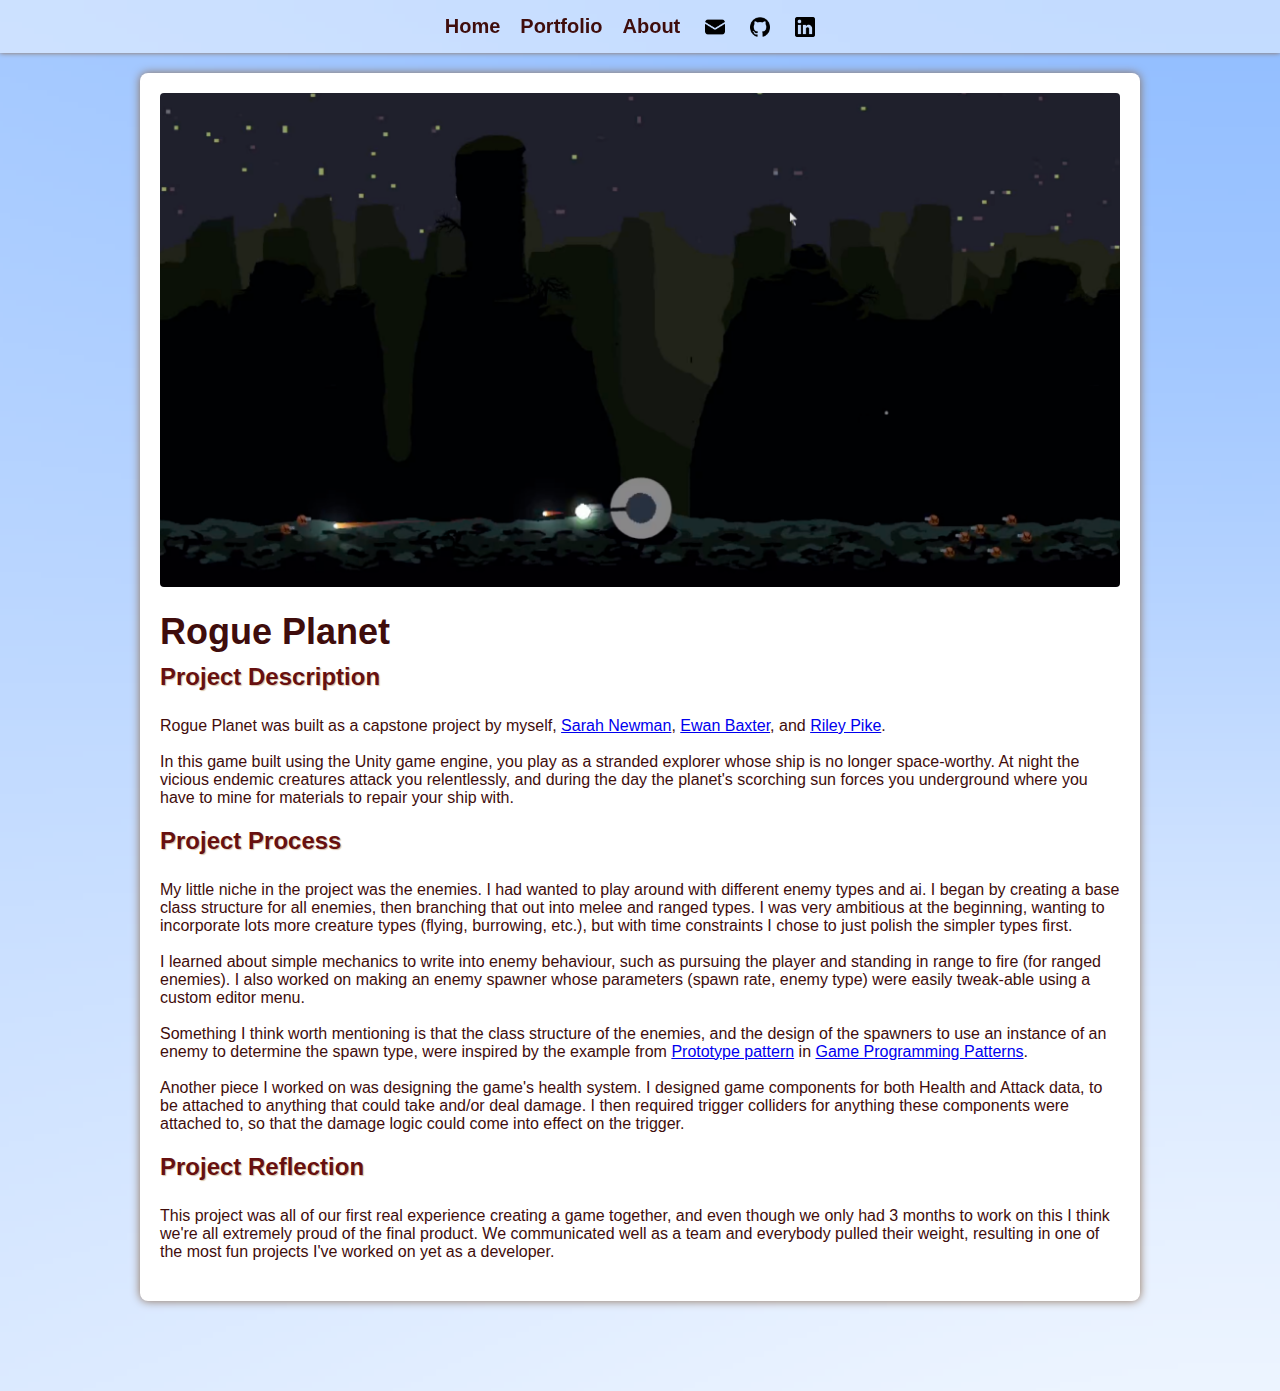
<file: projects/rogueplanet.html>
<!DOCTYPE html>
<html lang="en">

<head>
    <meta charset="UTF-8">
    <meta name="viewport" content="width=device-width, initial-scale=1.0">
    <link rel="apple-touch-icon" sizes="180x180" href="../img/favicon/apple-touch-icon.png">
    <link rel="icon" type="image/png" sizes="32x32" href="../img/favicon/favicon-32x32.png">
    <link rel="icon" type="image/png" sizes="16x16" href="../img/favicon/favicon-16x16.png">
    <link rel="manifest" href="../docs/site.webmanifest">
    <link rel="stylesheet" href="../css/style.css">
    <link rel="stylesheet" href="../css/project.css">
    <title>Rogue Planet</title>
</head>

<body>
<header>
    <nav class="nav-links">
        <ul>
            <li><a href="../index.html">Home</a></li>
            <li><a href="../portfolio.html">Portfolio</a></li>
            <li><a href="../about.html">About</a></li>
            <li><a href = "mailto:archambaultkm@gmail.com"><img src="../img/email.png" alt="Email Icon" ></a></li>
            <li><a href = "https://github.com/archambaultkm"><img src="../img/github.png" alt="GitHub Icon" ></a></li>
            <li><a href = "https://www.linkedin.com/in/kaitlyn-archambault-5385161b5/"><img src="../img/linkedin.png" alt="LinkedIn Icon" ></a></li>
        </ul>
    </nav>
</header>
<div class="project-container">
    <img src="../img/rogueplanet-above-ground.png" alt="Project Image" class="project-image">
    <div class="project-title">Rogue Planet</div>

    <div class="project-description">
        <h2>Project Description</h2>
        <p>
            Rogue Planet was built as a capstone project by myself, <a href="https://sarahannealice.netlify.app/projects">Sarah Newman</a>, <a href="https://www.ewanbaxter.ca/">Ewan Baxter</a>, and <a href="https://rhend.netlify.app/">Riley Pike</a>.
            <br><br>
            In this game built using the Unity game engine, you play as a stranded explorer whose ship is no longer space-worthy. At night the vicious endemic creatures
            attack you relentlessly, and during the day the planet's scorching sun forces you underground where you have to mine for materials to
            repair your ship with.
        </p>
    </div>

    <div class="project-process">
        <h2>Project Process</h2>
        <p>
            My little niche in the project was the enemies. I had wanted to play around with different enemy types and ai. I began by
            creating a base class structure for all enemies, then branching that out into melee and ranged types. I was very ambitious at the beginning,
            wanting to incorporate lots more creature types (flying, burrowing, etc.), but with time constraints I chose to just polish the simpler types first.
            <br><br>
            I learned about simple mechanics to write into enemy behaviour, such as pursuing the player and standing in range to fire (for ranged enemies). I also worked
            on making an enemy spawner whose parameters (spawn rate, enemy type) were easily tweak-able using a custom editor menu.
            <br><br>
            Something I think worth mentioning is that the class structure of the enemies, and the design of the spawners to use an
            instance of an enemy to determine the spawn type, were inspired by the example from <a href="https://gameprogrammingpatterns.com/prototype.html">Prototype pattern</a>
             in <a href="https://gameprogrammingpatterns.com">Game Programming Patterns</a>.
            <br><br>
            Another piece I worked on was designing the game's health system. I designed game components for both Health and Attack data,
            to be attached to anything that could take and/or deal damage. I then required trigger colliders for anything these components were attached to,
            so that the damage logic could come into effect on the trigger.

        </p>
    </div>

    <div class="project-reflection">
        <h2>Project Reflection</h2>
        <p>
            This project was all of our first real experience creating a game together, and even though we only had 3 months
            to work on this I think we're all extremely proud of the final product. We communicated well as a team and
            everybody pulled their weight, resulting in one of the most fun projects I've worked on yet as a developer.
        </p>
    </div>
</div>

</body>

</html>
</file>
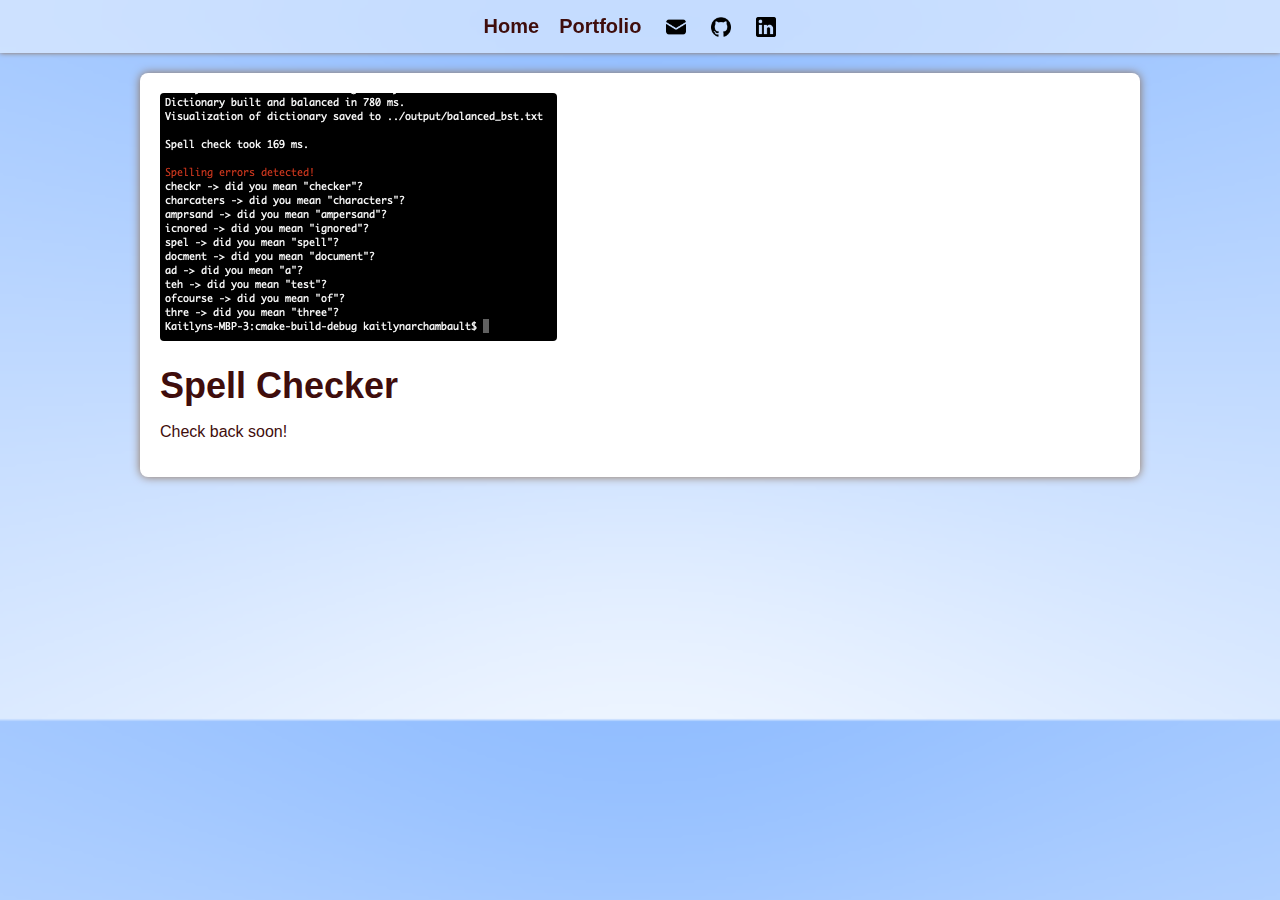
<file: projects/spellchecker.html>
<!DOCTYPE html>
<html lang="en">

<head>
    <meta charset="UTF-8">
    <meta name="viewport" content="width=device-width, initial-scale=1.0">
    <link rel="apple-touch-icon" sizes="180x180" href="../img/favicon/apple-touch-icon.png">
    <link rel="icon" type="image/png" sizes="32x32" href="../img/favicon/favicon-32x32.png">
    <link rel="icon" type="image/png" sizes="16x16" href="../img/favicon/favicon-16x16.png">
    <link rel="manifest" href="../docs/site.webmanifest">
    <link rel="stylesheet" href="../css/style.css">
    <link rel="stylesheet" href="../css/project.css">
    <title>Spell Checker</title>
</head>

<body>
<header>
    <nav class="nav-links">
        <ul>
            <li><a href="../index.html">Home</a></li>
            <li><a href="../portfolio.html">Portfolio</a></li>
            <li><a href = "mailto:archambaultkm@gmail.com"><img src="../img/email.png" alt="Email Icon" ></a></li>
            <li><a href = "https://github.com/archambaultkm"><img src="../img/github.png" alt="GitHub Icon" ></a></li>
            <li><a href = "https://www.linkedin.com/in/kaitlyn-archambault-5385161b5/"><img src="../img/linkedin.png" alt="LinkedIn Icon" ></a></li>
        </ul>
    </nav>
</header>
<div class="project-container">
    <img src="../img/spellcheck.png" alt="Project Image" class="project-image">
    <div class="project-title">Spell Checker</div>

    <p>Check back soon!</p>

    <!--    <div class="project-description">-->
    <!--        <h2>Project Description</h2>-->
    <!--        <p>-->
    <!--            This is a placeholder project description. Include purpose, goals, and key features.-->
    <!--        </p>-->
    <!--    </div>-->

    <!--    <div class="project-process">-->
    <!--        <h2>Project Process</h2>-->
    <!--        <p>-->
    <!--            Outline the steps and process followed during the project. Include challenges and how they were overcome.-->
    <!--        </p>-->
    <!--    </div>-->

    <!--    <div class="project-reflection">-->
    <!--        <h2>Project Reflection</h2>-->
    <!--        <p>-->
    <!--            Reflection on the overall project experience. Discuss what you learned, what you would do differently, and-->
    <!--            any future improvements or extensions to the project.-->
    <!--        </p>-->
    <!--    </div>-->
</div>

</body>

</html>
</file>
<file: css/style.css>
@import "variables.css";

body {
    margin: 0;
    height: 100%;
    background-size: cover;
    background-color: var(--site-background);
    /*background-image: linear-gradient(var(--nostalgic-blue), var(--vanilla-lite));*/
    background-image: url("../img/ray-tracing/sky_scene.png");
    color: var(--site-text);
    font-family: 'Palatino Linotype', sans-serif;
    padding-bottom: 40px;
}

/* Header styles */
header {
    padding: 15px 0;
    text-align: center;
    position: sticky;
    top: 0;
    z-index: 1000;

    background-color: rgba(255, 255, 255, 0.45);

    backdrop-filter: blur(15px);
    box-shadow: 0 0 5px var(--header-shadow);
}

/* Navigation styles */
.nav-links {
    display: inline-block;
}

.disable {

}

.nav-links ul {
    list-style-type: none;
    margin: 0;
    padding: 0;
    display: flex;
    align-items: center; /* Vertically center items */
}

.nav-links li {
    margin-right: 20px; /* Adjust margin between list items */
}

.nav-links a {
    text-decoration: none;
    color: var(--header-link);
    font-size: 20px;
    font-weight: bold;
    transition: color 0.1s ease-in-out;
    display: flex;
    align-items: center;
}

.nav-links a:hover {
    color: var(--header-link-hover);
    transform: scale(1.15);
}

.nav-links img {
    width: 20px;
    height: 20px;
    margin-left: 5px;
}

h1, h2 {
    text-shadow: 1px 1px 1px var(--cream);
}

h2 {
    margin: 10px 0;
    padding-bottom: 10px;
    width: 180px;
    color: var(--site-h2);
    border-bottom: 3px solid var(--underline);
}


span {
    margin: 0 5px 0 15px;
}

/* Button styles */
button {
    padding: 10px 20px;
    border: none;
    margin-top: 15px;
    margin-bottom: 10px;
    border-radius: 4px;
    background: var(--btn-primary);
    color: #fff;
    cursor: pointer;
    transition: all 0.4s ease-in-out;
}

button a {
    font-family: 'Book Antiqua', sans-serif;
    font-size: 18px;
    color: #fff;
}

button:hover {
    background-color: var(--btn-primary-hightlight);
    text-decoration: none;
    transition: background-color 0.3s ease-in-out;
    transform: scale(1.05);
}

button:hover a {
    color: #fff;
    text-decoration: none;
}

.row-eq-height {
    display: flex;
    flex-wrap: wrap;
}

.row {
    justify-content: center;
}

.col {
    display: flex;
    flex-direction: column;
}

#backToTopBtn {
    display: none; /* Hide the button by default */
    position: fixed;
    bottom: 40px;
    right: 15px;
    border-radius: 500px;
    padding: 10px 15px;
    cursor: pointer;
    font-size: 24px;
}

.repo-link img {
    transition: 0.3s ease-in-out;
}

.repo-link img:hover {
    transform: scale(1.15);
}

@media (max-width: 767px) {
    .nav-links {
        padding-left: 10px;
        padding-right: 10px;
    }

    .nav-links a {
        font-size: 16px;
    }

    #backToTopBtn {
        bottom: 10px;
        right: 20px;
    }
}
</file>
<file: css/landing_page.css>
@import "variables.css";
@import "animations.css";

html, body {
    margin: 0;
    height: 100%;
    overflow: hidden
}

.landing-container {
    text-align: right;
    display: flex;
    flex-direction: column;
}

.links * {
    transition: all 0.5s;
}

.links {
    align-items: flex-start;
}

.links li {
    list-style-type: none;
}

.links a {
    text-decoration: none;
    color: var(--landing-link);
    font-size: 65px;
}

.links a:hover {
    text-decoration: none;
    color: var(--landing-link-highlight);
}

.portfolio:hover, .about:hover {
    display: flex;
    animation: bob-animation 2s infinite;
}

.landing-row {
    display: flex;
    align-items: center;
    height: 100vh;
}

.social-icons * {
    display: inline;
    margin-left: 15px;
    margin-top: 15px;
}

.social-icons ul {
    list-style-type: none;
    margin: 0;
    padding: 0;
    overflow: hidden;
}

.social-icons img {
    width: 80px;
    height: 80px;
}

.name {
    color: var(--name);
    font-size: 5.5em;
    font-family: 'Impact', 'Haettenschweiler', 'Arial Narrow Bold', sans-serif;
    text-shadow: 1px 2px 1px var(--nostalgic-blue-dark);
}

.description {
    font-size: 3.5em;
    font-family: 'Oswald', sans-serif;
    font-weight: lighter;
    color: var(--off-black-lite);
}

.social-icons img {
    transition: 0.3s ease-in-out;
}

.social-icons img:hover {
    transform: scale(1.15);
}

@media (max-width: 767px) {
    .name {
        margin: 0;
        font-size: 4.5em;
    }

    .description {
        font-size: 2.5em;
    }

    body {
        padding: 15px;
    }

    .landing-row {
        flex-direction: column;
        vertical-align: center;
    }

    .landing-container {
        text-align: center;
    }

    .landing-container,
    .links,
    .social-icons {
        text-align: center;
        margin-bottom: 20px;
    }

    .social-icons img {
        margin-left: 10px;
        margin-right: 10px;
    }

    ul {
        padding: 0;
    }

    .links a {
        font-size: 3em;
        margin-top: 20px;
    }

    .social-icons * {
        margin-left: 0;
        margin-top: 20px;
    }

    .social-icons img {
        width: 50px;
        height: 50px;
    }
}
</file>
<file: css/about.css>
html, body {
    height: 100%;
}

.container {
    height: 90%;
    max-width: 75%;
    display: flex;
    align-items: center;
}

.intro {
    align-self: center;
    text-align: left;
    padding: 40px;
    font-size: 18px;
    width: 100%;
    background-color: var(--card-background);
    border-radius: 8px;
    box-shadow: 0 0 5px var(--taupe);;
}

.bio {
    margin-bottom: 30px;
}

.intro-column {
    text-align: center;
    padding: 0;
}

.about-btn {
    background-color: var(--card-background);
    border: 2px solid var(--btn-primary);
    color: var(--site-text);
}

.about-btn a, .about-btn:hover a {
    color: var(--site-text);
    font-size: 26px;
}

.about-btn:hover {
    background-color: var(--card-background);
    border: 2px solid var(--btn-primary);
}

@media (max-width: 767px) {
    html, body {
        height: auto;
        width: 100%;
    }

    .container {
        max-width: 100%;
        display: inherit;
        padding: 10px;
    }

    .intro-column {
        text-align: left;
    }

    .intro {
        max-width: 100%;
        max-height: 100%;
        margin: 0;
    }
}
</file>
<file: css/portfolio.css>
@import "variables.css";

H3 {
    color: var(--site-h2);
}

.project-container {
    max-width: 350px;
    margin: 10px;
    position: relative;
    padding: 20px 20px 80px;
    transition: transform 0.2s ease-in-out;

    border: 1px solid rgba(255, 255, 255, 0.25);
    border-radius: 20px;
    background-color: rgba(255, 255, 255, 0.45);
    box-shadow: 0 0 10px 1px rgba(0, 0, 0, 0.15);

    backdrop-filter: blur(15px);
}


.repo-link {
    align-items: center;
}

.project-container .repo-link img {
    float: right;
    width: 40px;
    height: 40px;
}

.project-image {
    width: 100%;
    height: 200px;
    object-fit: contain;
    border-radius: 4px;
    margin-bottom: 20px;
    box-sizing: border-box;
}

.project-title {
    color: var(--site-h2);
    font-size: 24px;
    font-weight: bold;
    margin-bottom: 10px;
}

.project-description {
    font-size: 16px;
    margin-bottom: 20px;
}

.action-row {
    position: absolute;
    bottom: 0;
    margin-bottom: 10px;
    width: 80%;
    display: flex;
    align-items: center;
    justify-content: space-between;
}
</file>
<file: css/project.css>
/*
COLOUR PALETTE
#32373B onyx
#BCABAE rose quartz
 medium slate blue
#E34A6F cerise
#F36D8F cerise highlight
#EDEBA0 vanilla
#2c2a4a name
*/

h2 {
    color: var(--site-h2);
    width: auto;
    border-bottom: none;
}

.project-container {
    max-width: 75%;
    margin: 20px auto 50px;
    background-color: var(--card-background);
    padding: 20px;
    border-radius: 8px;
    box-shadow: 0 0 10px var(--header-shadow);
}

.project-links img {
    width: 40px;
    height: 40px;
}

.project-image {
    max-width: 100%;
    height: auto;
    border-radius: 4px;
    margin-bottom: 20px;
}

.col-md-6, .final-result {
    display: flex;
    align-items: center;
    justify-content: center;
}

.container {
    max-width: 100%;
}

.project-image-sm {
    max-width: 300px;
    height: auto;
    margin-bottom: 20px;
}

.project-title {
    font-size: 36px;
    font-weight: bold;
    margin-bottom: 10px;
}

.project-description,
.project-process,
.project-reflection {
    font-size: 16px;
    margin-bottom: 20px;
}

@media (max-width: 767px) {
    .project-container {
        margin-top: 0;
        max-width: 100%;
    }
}
</file>
